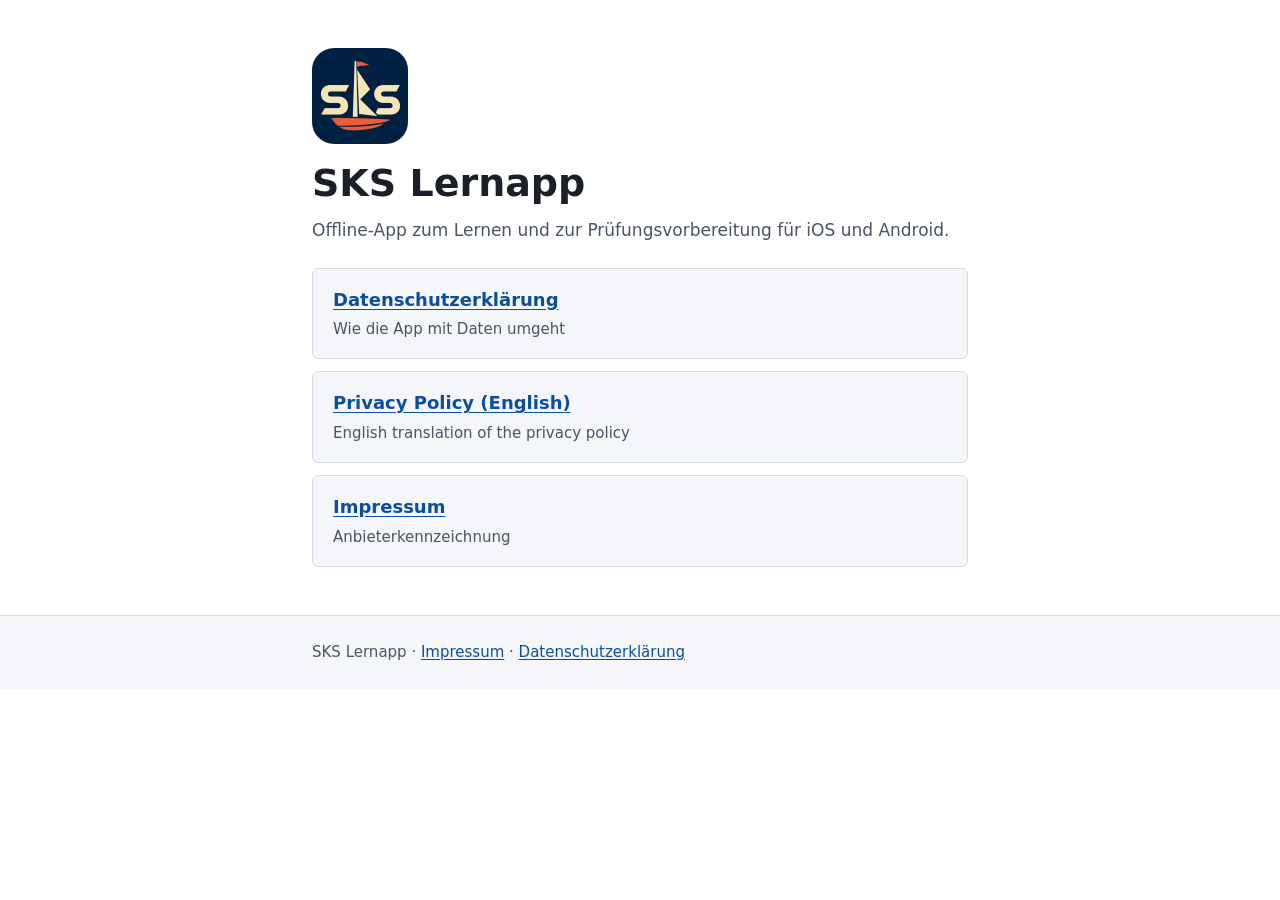
<file: index.html>
<!doctype html>
<html lang="de">
<head>
  <meta charset="utf-8">
  <meta name="viewport" content="width=device-width, initial-scale=1">
  <meta http-equiv="Content-Security-Policy" content="default-src 'none'; style-src 'self'; img-src 'self'; base-uri 'none'; form-action 'none'">
  <meta name="referrer" content="no-referrer">
  <meta name="color-scheme" content="light dark">
  <title>SKS Lernapp</title>
  <meta name="description" content="SKS Lernapp: Offline-App zum Lernen und zur Prüfungsvorbereitung für iOS und Android. Datenschutzerklärung und Impressum.">
  <link rel="canonical" href="https://einsteinhain.com/sks/">
  <link rel="icon" type="image/png" href="icons/icon.png">
  <link rel="apple-touch-icon" href="icons/icon.png">
  <link rel="stylesheet" href="css/styles.css">
</head>
<body>
  <a class="skip-link" href="#main">Zum Inhalt springen</a>

  <main id="main" class="container landing">
    <img class="landing-icon" src="icons/icon.png" width="96" height="96" alt="">
    <h1>SKS Lernapp</h1>
    <p class="doc-subtitle">Offline-App zum Lernen und zur Prüfungsvorbereitung für iOS und Android.</p>

    <ul class="link-list">
      <li>
        <a href="datenschutz/">Datenschutzerklärung</a>
        <span>Wie die App mit Daten umgeht</span>
      </li>
      <li lang="en">
        <a href="privacy-policy/" hreflang="en">Privacy Policy (English)</a>
        <span>English translation of the privacy policy</span>
      </li>
      <li>
        <a href="impressum/">Impressum</a>
        <span>Anbieterkennzeichnung</span>
      </li>
    </ul>
  </main>

  <footer class="site-footer">
    <div class="container">
      <p>SKS Lernapp · <a href="impressum/">Impressum</a> · <a href="datenschutz/">Datenschutzerklärung</a></p>
    </div>
  </footer>
</body>
</html>
</file>
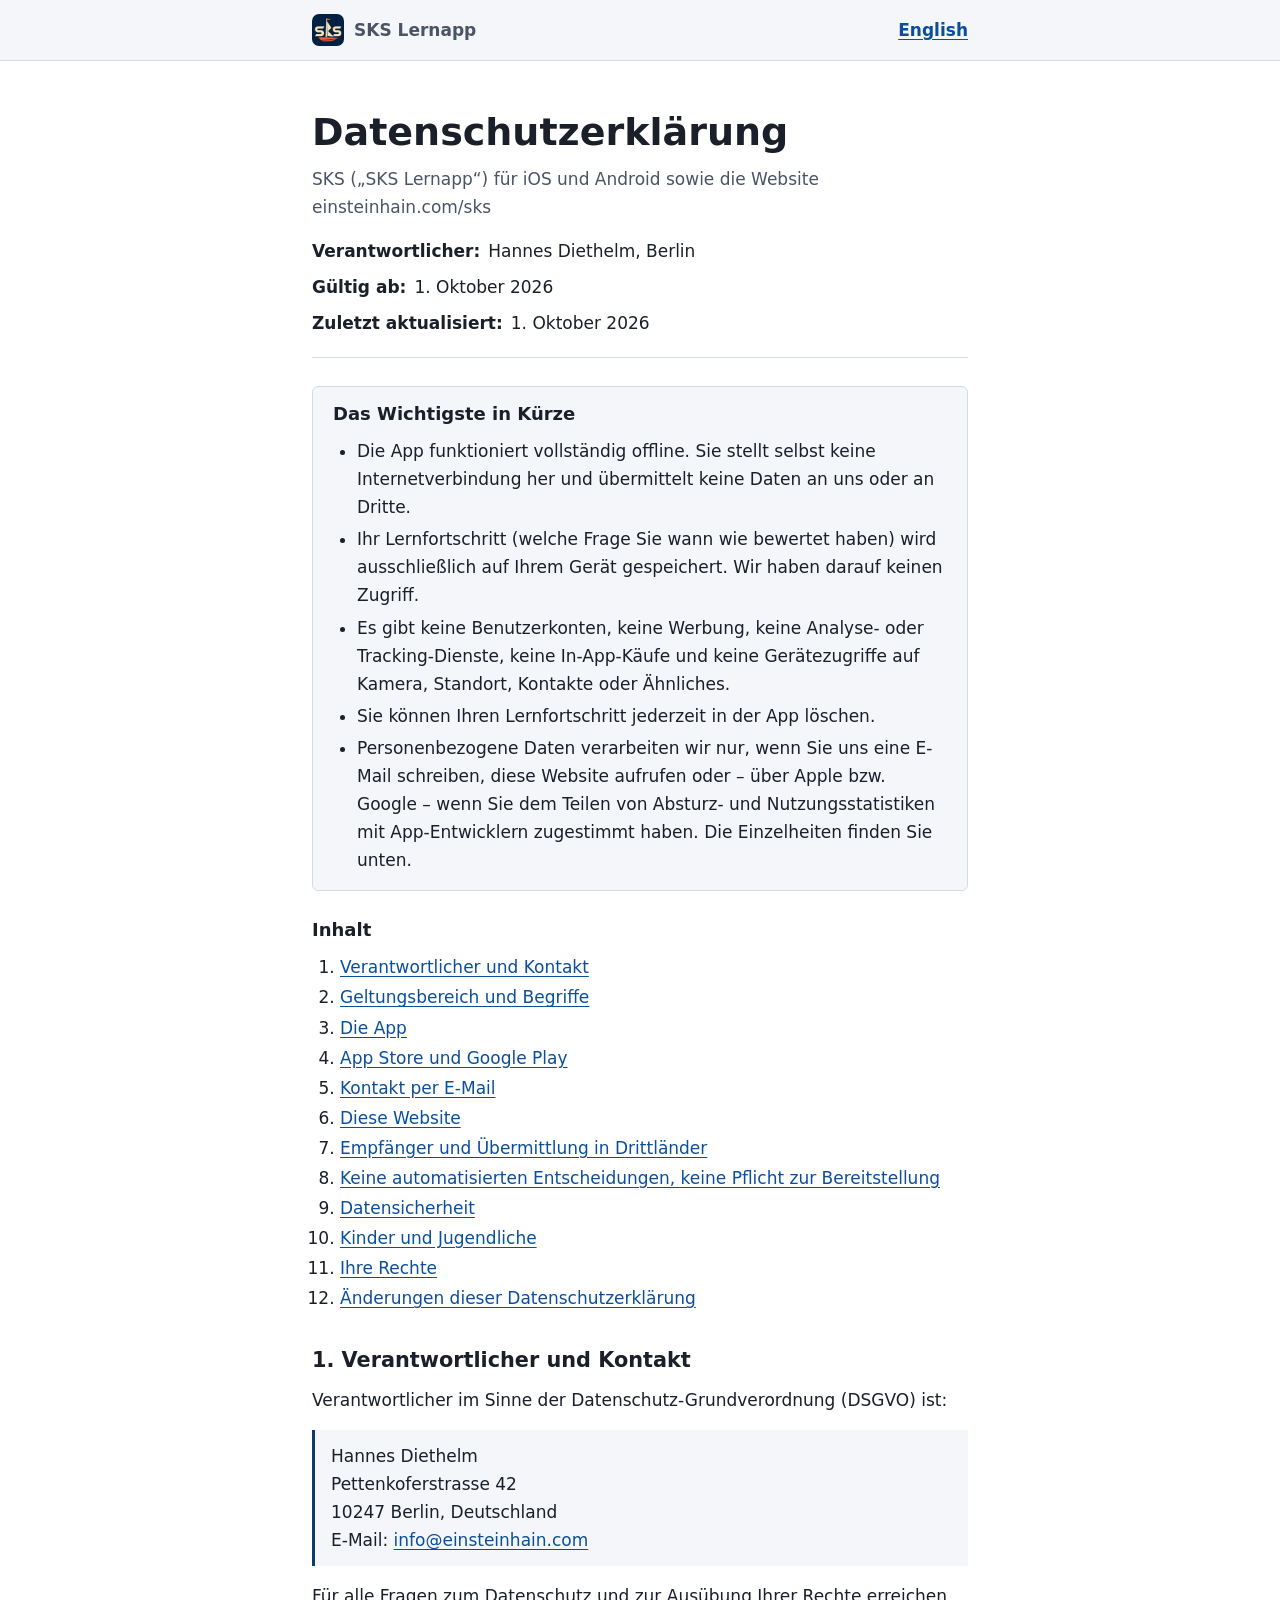
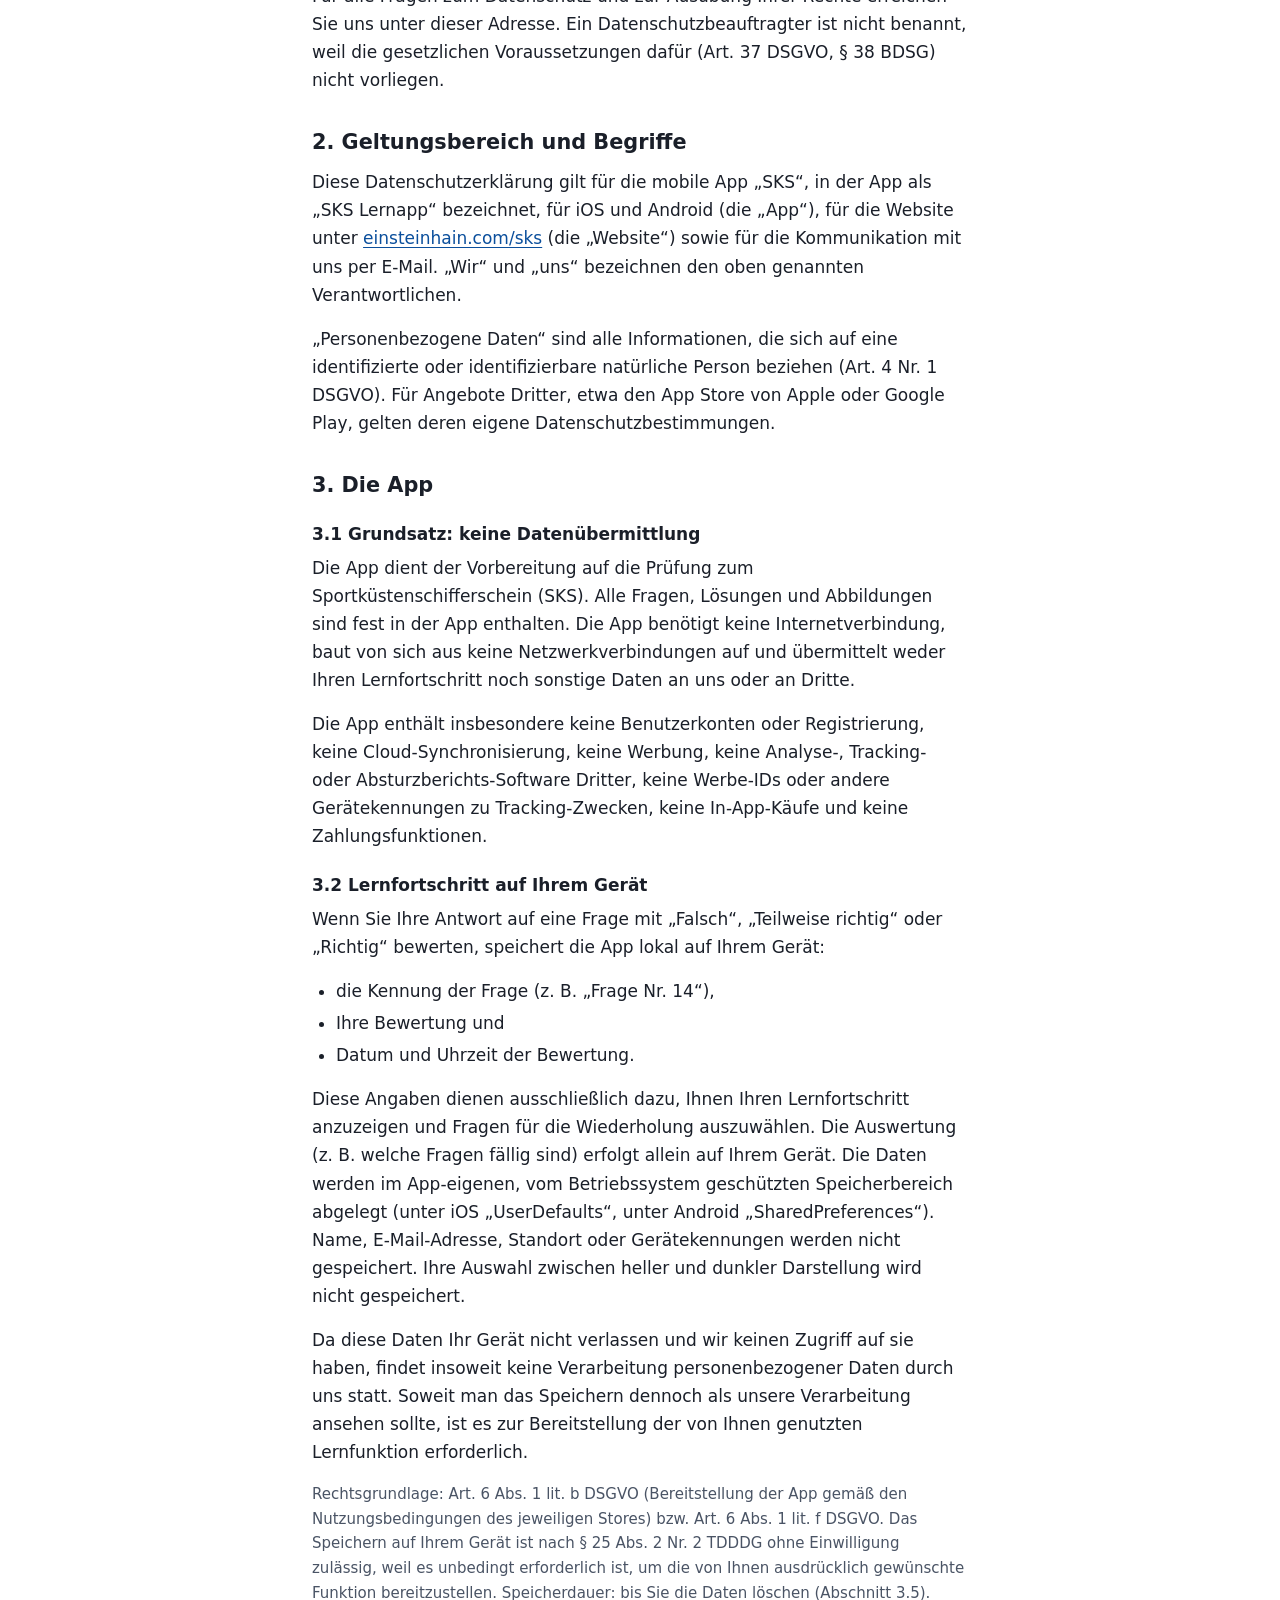
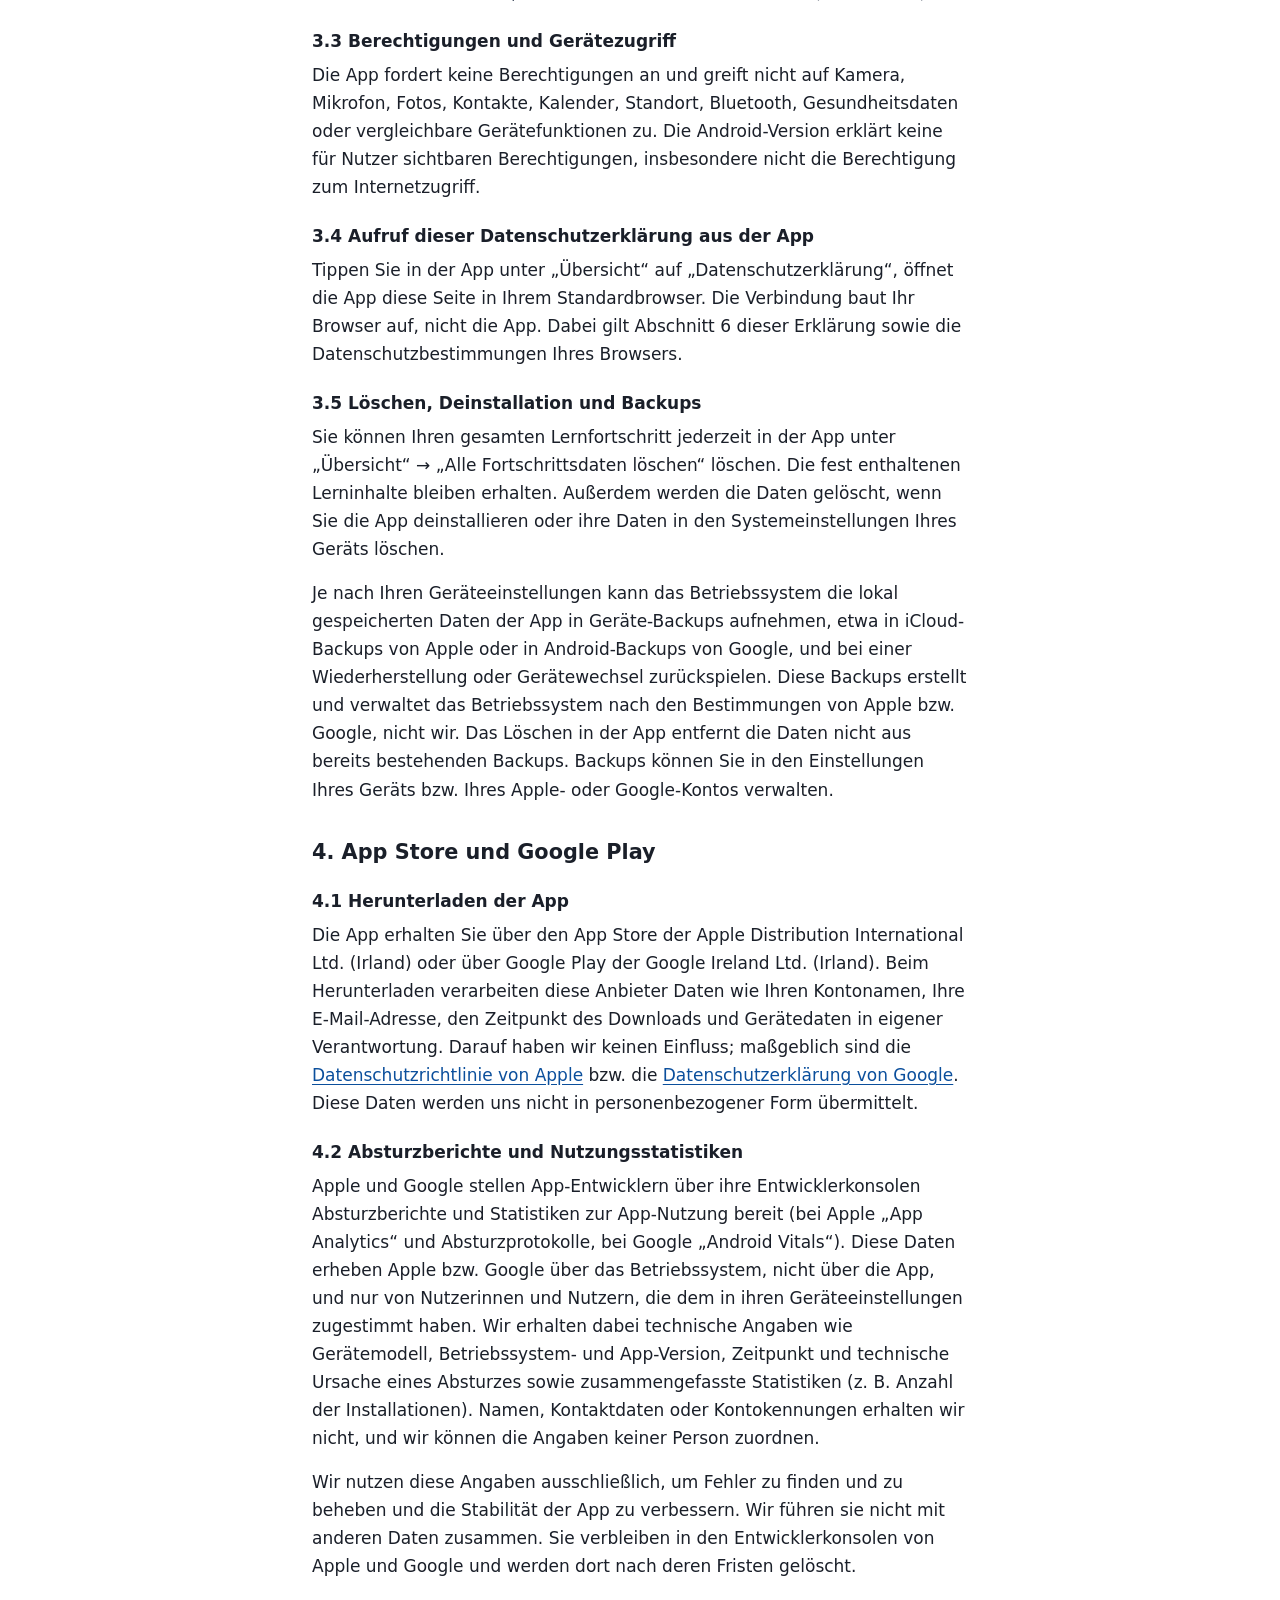
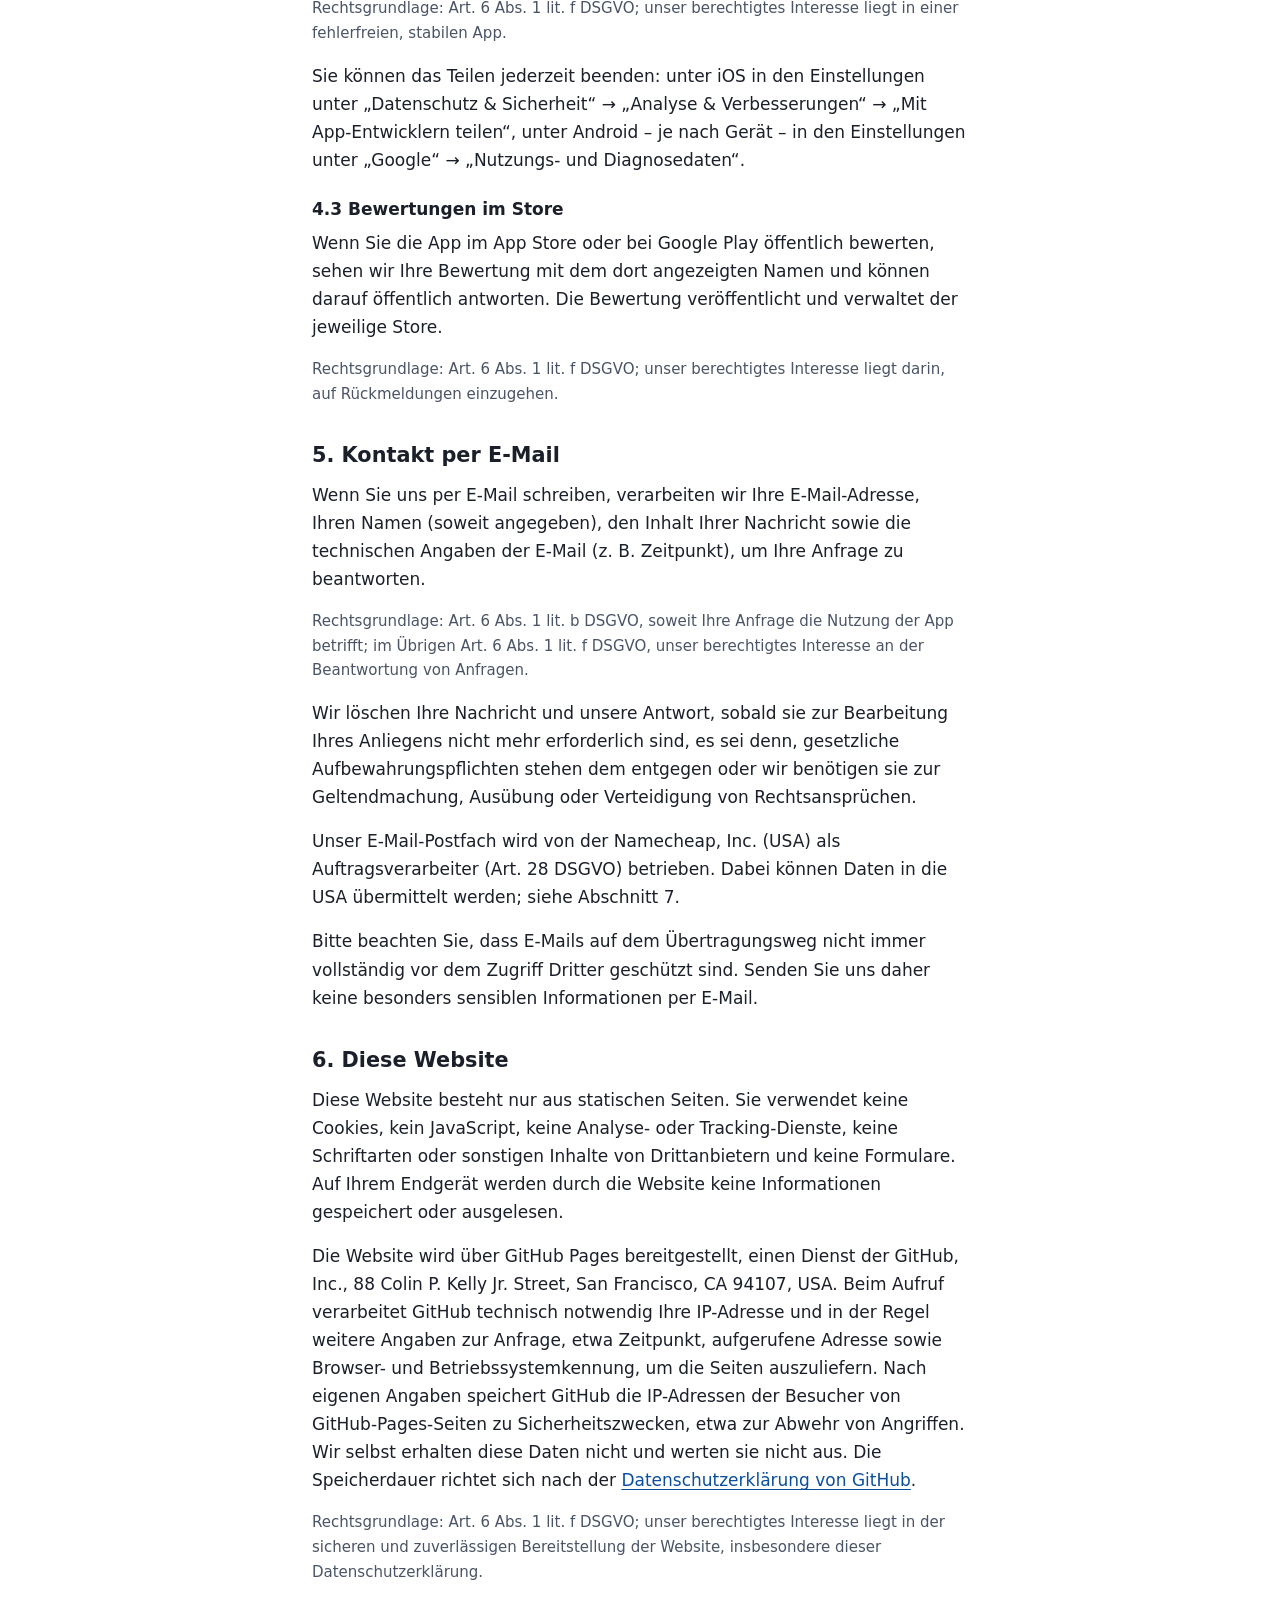
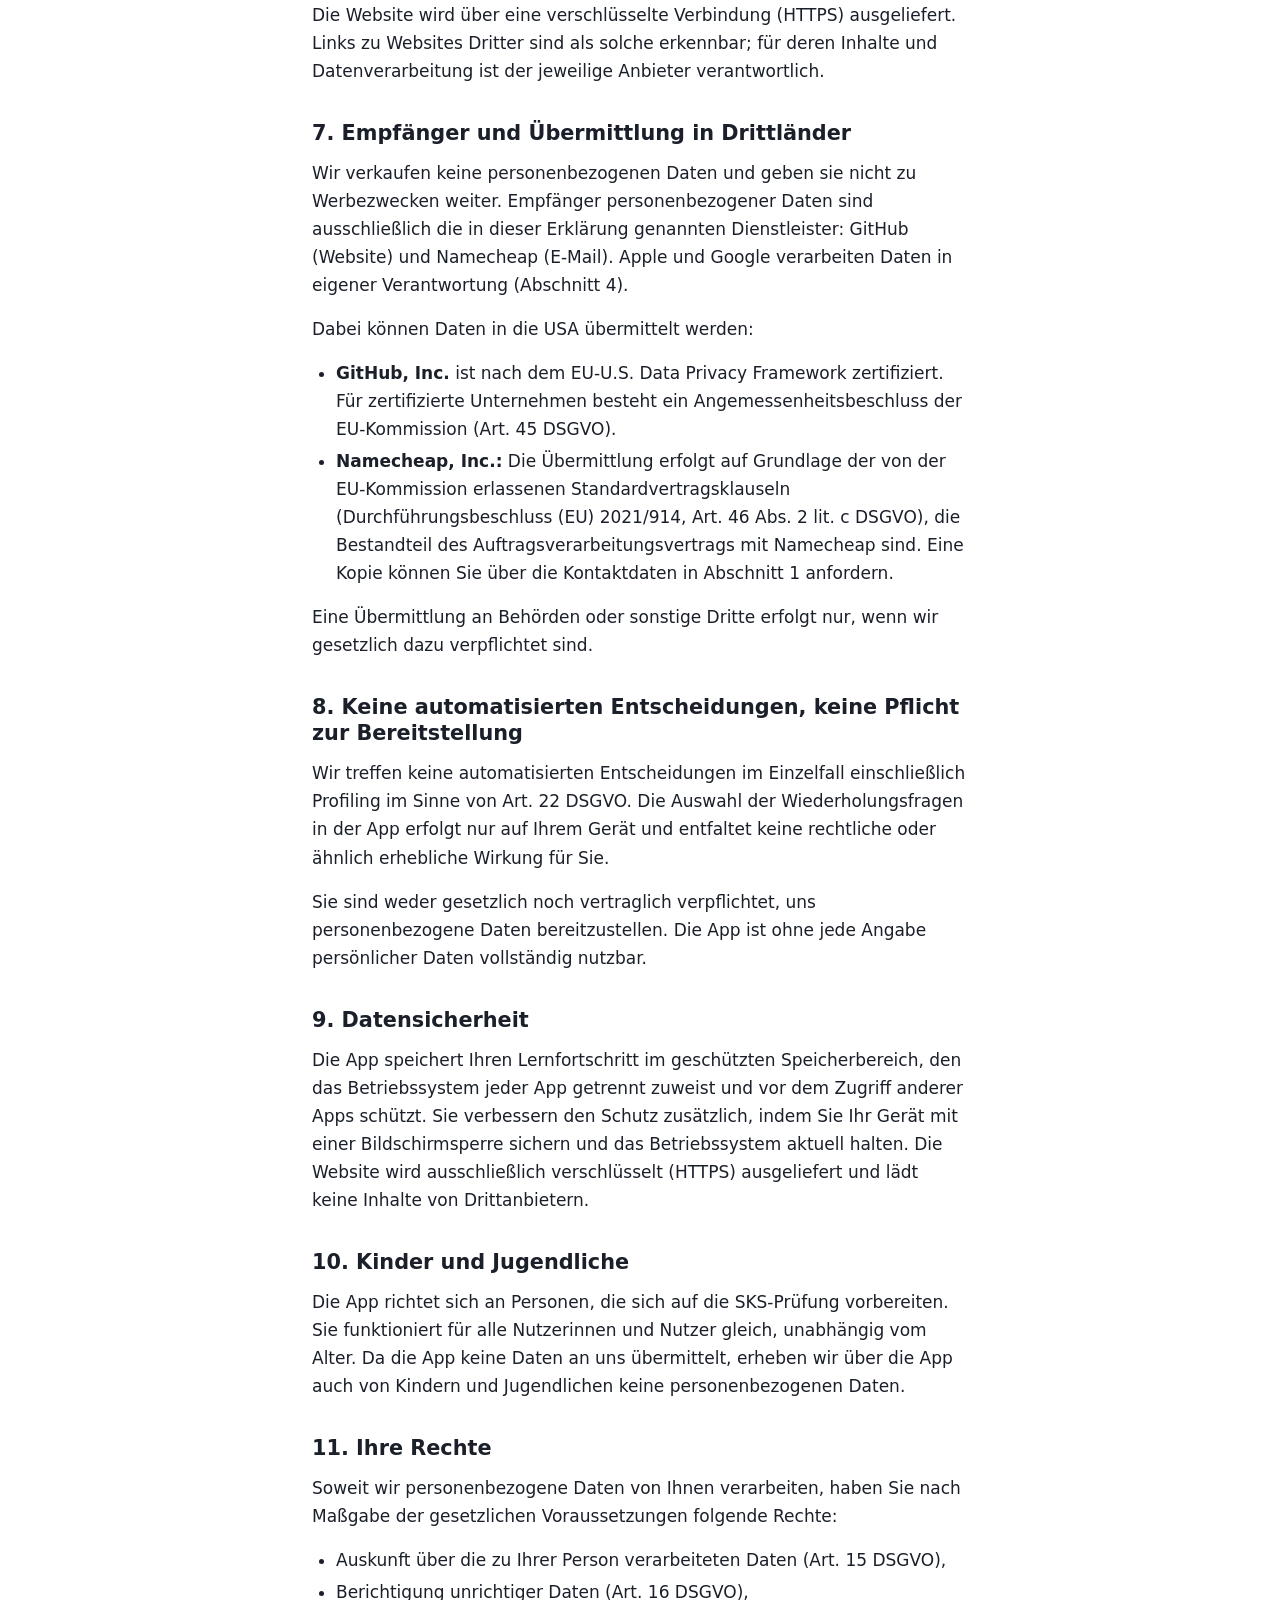
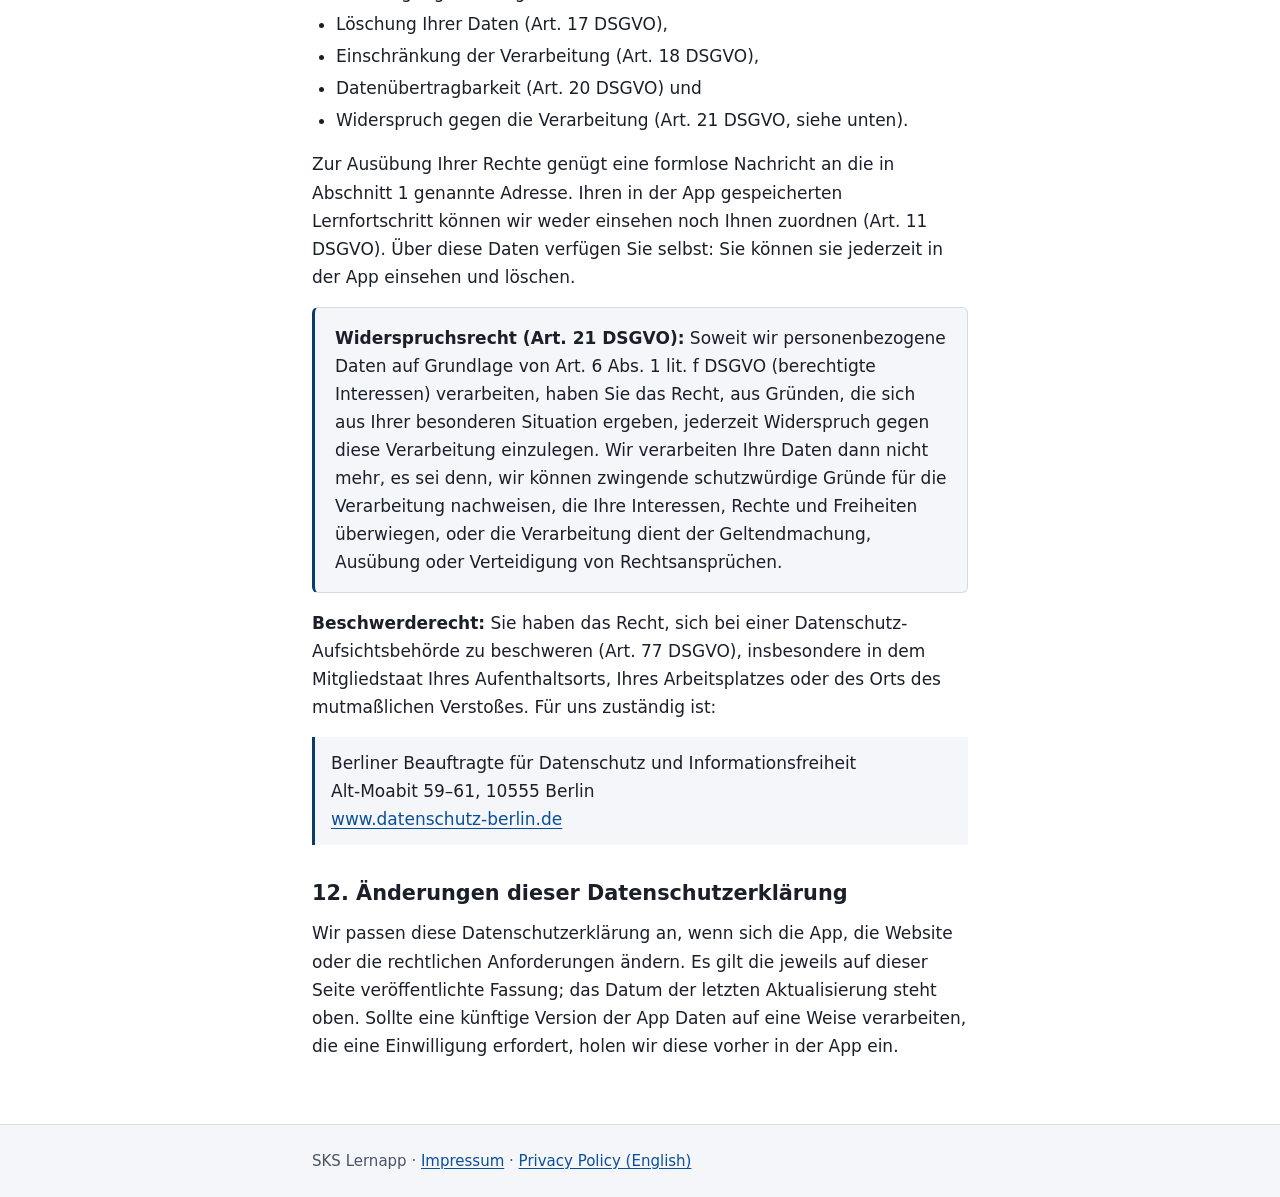
<file: datenschutz/index.html>
<!doctype html>
<html lang="de">
<head>
  <meta charset="utf-8">
  <meta name="viewport" content="width=device-width, initial-scale=1">
  <meta http-equiv="Content-Security-Policy" content="default-src 'none'; style-src 'self'; img-src 'self'; base-uri 'none'; form-action 'none'">
  <meta name="referrer" content="no-referrer">
  <meta name="color-scheme" content="light dark">
  <title>Datenschutzerklärung – SKS Lernapp</title>
  <meta name="description" content="Datenschutzerklärung der SKS Lernapp (SKS) für iOS und Android, einer Offline-Lern-App, die den Lernfortschritt nur lokal auf dem Gerät speichert.">
  <link rel="canonical" href="https://einsteinhain.com/sks/datenschutz/">
  <link rel="alternate" hreflang="de" href="https://einsteinhain.com/sks/datenschutz/">
  <link rel="alternate" hreflang="en" href="https://einsteinhain.com/sks/privacy-policy/">
  <link rel="alternate" hreflang="x-default" href="https://einsteinhain.com/sks/datenschutz/">
  <link rel="icon" type="image/png" href="../icons/icon.png">
  <link rel="apple-touch-icon" href="../icons/icon.png">
  <link rel="stylesheet" href="../css/styles.css">
</head>
<body>
  <a class="skip-link" href="#main">Zum Inhalt springen</a>

  <header class="site-header">
    <div class="container header-row">
      <p class="brand"><img class="brand-logo" src="../icons/icon.png" width="32" height="32" alt=""> <span class="brand-name">SKS Lernapp</span></p>
      <a class="lang-link" href="../privacy-policy/" hreflang="en" lang="en">English</a>
    </div>
  </header>

  <main id="main" class="container">
    <article>
      <header class="doc-header">
        <h1>Datenschutzerklärung</h1>
        <p class="doc-subtitle">SKS („SKS Lernapp“) für iOS und Android sowie die Website einsteinhain.com/sks</p>
        <dl class="doc-meta">
          <div>
            <dt>Verantwortlicher</dt>
            <dd>Hannes Diethelm, Berlin</dd>
          </div>
          <div>
            <dt>Gültig ab</dt>
            <dd><time datetime="2026-10-01">1. Oktober 2026</time></dd>
          </div>
          <div>
            <dt>Zuletzt aktualisiert</dt>
            <dd><time datetime="2026-10-01">1. Oktober 2026</time></dd>
          </div>
        </dl>
      </header>

      <section class="summary" aria-labelledby="kurz-heading">
        <h2 id="kurz-heading">Das Wichtigste in Kürze</h2>
        <ul>
          <li>Die App funktioniert vollständig offline. Sie stellt selbst keine Internetverbindung her und übermittelt keine Daten an uns oder an Dritte.</li>
          <li>Ihr Lernfortschritt (welche Frage Sie wann wie bewertet haben) wird ausschließlich auf Ihrem Gerät gespeichert. Wir haben darauf keinen Zugriff.</li>
          <li>Es gibt keine Benutzerkonten, keine Werbung, keine Analyse- oder Tracking-Dienste, keine In-App-Käufe und keine Gerätezugriffe auf Kamera, Standort, Kontakte oder Ähnliches.</li>
          <li>Sie können Ihren Lernfortschritt jederzeit in der App löschen.</li>
          <li>Personenbezogene Daten verarbeiten wir nur, wenn Sie uns eine E-Mail schreiben, diese Website aufrufen oder – über Apple bzw. Google – wenn Sie dem Teilen von Absturz- und Nutzungsstatistiken mit App-Entwicklern zugestimmt haben. Die Einzelheiten finden Sie unten.</li>
        </ul>
      </section>

      <nav class="toc" aria-labelledby="toc-heading">
        <h2 id="toc-heading">Inhalt</h2>
        <ol>
          <li><a href="#verantwortlicher">Verantwortlicher und Kontakt</a></li>
          <li><a href="#geltungsbereich">Geltungsbereich und Begriffe</a></li>
          <li><a href="#app">Die App</a></li>
          <li><a href="#stores">App Store und Google Play</a></li>
          <li><a href="#email">Kontakt per E-Mail</a></li>
          <li><a href="#website">Diese Website</a></li>
          <li><a href="#drittland">Empfänger und Übermittlung in Drittländer</a></li>
          <li><a href="#entscheidungen">Keine automatisierten Entscheidungen, keine Pflicht zur Bereitstellung</a></li>
          <li><a href="#sicherheit">Datensicherheit</a></li>
          <li><a href="#kinder">Kinder und Jugendliche</a></li>
          <li><a href="#rechte">Ihre Rechte</a></li>
          <li><a href="#aenderungen">Änderungen dieser Datenschutzerklärung</a></li>
        </ol>
      </nav>

      <section id="verantwortlicher" aria-labelledby="verantwortlicher-heading">
        <h2 id="verantwortlicher-heading">1. Verantwortlicher und Kontakt</h2>
        <p>Verantwortlicher im Sinne der Datenschutz-Grundverordnung (DSGVO) ist:</p>
        <address>
          Hannes Diethelm<br>
          Pettenkoferstrasse 42<br>
          10247 Berlin, Deutschland<br>
          E-Mail: <a href="mailto:info@einsteinhain.com">info@einsteinhain.com</a>
        </address>
        <p>Für alle Fragen zum Datenschutz und zur Ausübung Ihrer Rechte erreichen Sie uns unter dieser Adresse. Ein Datenschutzbeauftragter ist nicht benannt, weil die gesetzlichen Voraussetzungen dafür (Art. 37 DSGVO, § 38 BDSG) nicht vorliegen.</p>
      </section>

      <section id="geltungsbereich" aria-labelledby="geltungsbereich-heading">
        <h2 id="geltungsbereich-heading">2. Geltungsbereich und Begriffe</h2>
        <p>Diese Datenschutzerklärung gilt für die mobile App „SKS“, in der App als „SKS Lernapp“ bezeichnet, für iOS und Android (die „App“), für die Website unter <a href="https://einsteinhain.com/sks/">einsteinhain.com/sks</a> (die „Website“) sowie für die Kommunikation mit uns per E-Mail. „Wir“ und „uns“ bezeichnen den oben genannten Verantwortlichen.</p>
        <p>„Personenbezogene Daten“ sind alle Informationen, die sich auf eine identifizierte oder identifizierbare natürliche Person beziehen (Art. 4 Nr. 1 DSGVO). Für Angebote Dritter, etwa den App Store von Apple oder Google Play, gelten deren eigene Datenschutzbestimmungen.</p>
      </section>

      <section id="app" aria-labelledby="app-heading">
        <h2 id="app-heading">3. Die App</h2>

        <h3 id="app-grundsatz">3.1 Grundsatz: keine Datenübermittlung</h3>
        <p>Die App dient der Vorbereitung auf die Prüfung zum Sportküstenschifferschein (SKS). Alle Fragen, Lösungen und Abbildungen sind fest in der App enthalten. Die App benötigt keine Internetverbindung, baut von sich aus keine Netzwerkverbindungen auf und übermittelt weder Ihren Lernfortschritt noch sonstige Daten an uns oder an Dritte.</p>
        <p>Die App enthält insbesondere keine Benutzerkonten oder Registrierung, keine Cloud-Synchronisierung, keine Werbung, keine Analyse-, Tracking- oder Absturzberichts-Software Dritter, keine Werbe-IDs oder andere Gerätekennungen zu Tracking-Zwecken, keine In-App-Käufe und keine Zahlungsfunktionen.</p>

        <h3 id="app-fortschritt">3.2 Lernfortschritt auf Ihrem Gerät</h3>
        <p>Wenn Sie Ihre Antwort auf eine Frage mit „Falsch“, „Teilweise richtig“ oder „Richtig“ bewerten, speichert die App lokal auf Ihrem Gerät:</p>
        <ul>
          <li>die Kennung der Frage (z. B. „Frage Nr. 14“),</li>
          <li>Ihre Bewertung und</li>
          <li>Datum und Uhrzeit der Bewertung.</li>
        </ul>
        <p>Diese Angaben dienen ausschließlich dazu, Ihnen Ihren Lernfortschritt anzuzeigen und Fragen für die Wiederholung auszuwählen. Die Auswertung (z. B. welche Fragen fällig sind) erfolgt allein auf Ihrem Gerät. Die Daten werden im App-eigenen, vom Betriebssystem geschützten Speicherbereich abgelegt (unter iOS „UserDefaults“, unter Android „SharedPreferences“). Name, E-Mail-Adresse, Standort oder Gerätekennungen werden nicht gespeichert. Ihre Auswahl zwischen heller und dunkler Darstellung wird nicht gespeichert.</p>
        <p>Da diese Daten Ihr Gerät nicht verlassen und wir keinen Zugriff auf sie haben, findet insoweit keine Verarbeitung personenbezogener Daten durch uns statt. Soweit man das Speichern dennoch als unsere Verarbeitung ansehen sollte, ist es zur Bereitstellung der von Ihnen genutzten Lernfunktion erforderlich.</p>
        <p class="legal-basis">Rechtsgrundlage: Art. 6 Abs. 1 lit. b DSGVO (Bereitstellung der App gemäß den Nutzungsbedingungen des jeweiligen Stores) bzw. Art. 6 Abs. 1 lit. f DSGVO. Das Speichern auf Ihrem Gerät ist nach § 25 Abs. 2 Nr. 2 TDDDG ohne Einwilligung zulässig, weil es unbedingt erforderlich ist, um die von Ihnen ausdrücklich gewünschte Funktion bereitzustellen. Speicherdauer: bis Sie die Daten löschen (Abschnitt 3.5).</p>

        <h3 id="app-berechtigungen">3.3 Berechtigungen und Gerätezugriff</h3>
        <p>Die App fordert keine Berechtigungen an und greift nicht auf Kamera, Mikrofon, Fotos, Kontakte, Kalender, Standort, Bluetooth, Gesundheitsdaten oder vergleichbare Gerätefunktionen zu. Die Android-Version erklärt keine für Nutzer sichtbaren Berechtigungen, insbesondere nicht die Berechtigung zum Internetzugriff.</p>

        <h3 id="app-link">3.4 Aufruf dieser Datenschutzerklärung aus der App</h3>
        <p>Tippen Sie in der App unter „Übersicht“ auf „Datenschutzerklärung“, öffnet die App diese Seite in Ihrem Standardbrowser. Die Verbindung baut Ihr Browser auf, nicht die App. Dabei gilt Abschnitt 6 dieser Erklärung sowie die Datenschutzbestimmungen Ihres Browsers.</p>

        <h3 id="app-loeschen">3.5 Löschen, Deinstallation und Backups</h3>
        <p>Sie können Ihren gesamten Lernfortschritt jederzeit in der App unter „Übersicht“ → „Alle Fortschrittsdaten löschen“ löschen. Die fest enthaltenen Lerninhalte bleiben erhalten. Außerdem werden die Daten gelöscht, wenn Sie die App deinstallieren oder ihre Daten in den Systemeinstellungen Ihres Geräts löschen.</p>
        <p>Je nach Ihren Geräteeinstellungen kann das Betriebssystem die lokal gespeicherten Daten der App in Geräte-Backups aufnehmen, etwa in iCloud-Backups von Apple oder in Android-Backups von Google, und bei einer Wiederherstellung oder Gerätewechsel zurückspielen. Diese Backups erstellt und verwaltet das Betriebssystem nach den Bestimmungen von Apple bzw. Google, nicht wir. Das Löschen in der App entfernt die Daten nicht aus bereits bestehenden Backups. Backups können Sie in den Einstellungen Ihres Geräts bzw. Ihres Apple- oder Google-Kontos verwalten.</p>
      </section>

      <section id="stores" aria-labelledby="stores-heading">
        <h2 id="stores-heading">4. App Store und Google Play</h2>

        <h3 id="stores-download">4.1 Herunterladen der App</h3>
        <p>Die App erhalten Sie über den App Store der Apple Distribution International Ltd. (Irland) oder über Google Play der Google Ireland Ltd. (Irland). Beim Herunterladen verarbeiten diese Anbieter Daten wie Ihren Kontonamen, Ihre E-Mail-Adresse, den Zeitpunkt des Downloads und Gerätedaten in eigener Verantwortung. Darauf haben wir keinen Einfluss; maßgeblich sind die <a href="https://www.apple.com/de/legal/privacy/" hreflang="de">Datenschutzrichtlinie von Apple</a> bzw. die <a href="https://policies.google.com/privacy?hl=de" hreflang="de">Datenschutzerklärung von Google</a>. Diese Daten werden uns nicht in personenbezogener Form übermittelt.</p>

        <h3 id="stores-statistik">4.2 Absturzberichte und Nutzungsstatistiken</h3>
        <p>Apple und Google stellen App-Entwicklern über ihre Entwicklerkonsolen Absturzberichte und Statistiken zur App-Nutzung bereit (bei Apple „App Analytics“ und Absturzprotokolle, bei Google „Android Vitals“). Diese Daten erheben Apple bzw. Google über das Betriebssystem, nicht über die App, und nur von Nutzerinnen und Nutzern, die dem in ihren Geräteeinstellungen zugestimmt haben. Wir erhalten dabei technische Angaben wie Gerätemodell, Betriebssystem- und App-Version, Zeitpunkt und technische Ursache eines Absturzes sowie zusammengefasste Statistiken (z. B. Anzahl der Installationen). Namen, Kontaktdaten oder Kontokennungen erhalten wir nicht, und wir können die Angaben keiner Person zuordnen.</p>
        <p>Wir nutzen diese Angaben ausschließlich, um Fehler zu finden und zu beheben und die Stabilität der App zu verbessern. Wir führen sie nicht mit anderen Daten zusammen. Sie verbleiben in den Entwicklerkonsolen von Apple und Google und werden dort nach deren Fristen gelöscht.</p>
        <p class="legal-basis">Rechtsgrundlage: Art. 6 Abs. 1 lit. f DSGVO; unser berechtigtes Interesse liegt in einer fehlerfreien, stabilen App.</p>
        <p>Sie können das Teilen jederzeit beenden: unter iOS in den Einstellungen unter „Datenschutz &amp; Sicherheit“ → „Analyse &amp; Verbesserungen“ → „Mit App-Entwicklern teilen“, unter Android – je nach Gerät – in den Einstellungen unter „Google“ → „Nutzungs- und Diagnosedaten“.</p>

        <h3 id="stores-bewertungen">4.3 Bewertungen im Store</h3>
        <p>Wenn Sie die App im App Store oder bei Google Play öffentlich bewerten, sehen wir Ihre Bewertung mit dem dort angezeigten Namen und können darauf öffentlich antworten. Die Bewertung veröffentlicht und verwaltet der jeweilige Store.</p>
        <p class="legal-basis">Rechtsgrundlage: Art. 6 Abs. 1 lit. f DSGVO; unser berechtigtes Interesse liegt darin, auf Rückmeldungen einzugehen.</p>
      </section>

      <section id="email" aria-labelledby="email-heading">
        <h2 id="email-heading">5. Kontakt per E-Mail</h2>
        <p>Wenn Sie uns per E-Mail schreiben, verarbeiten wir Ihre E-Mail-Adresse, Ihren Namen (soweit angegeben), den Inhalt Ihrer Nachricht sowie die technischen Angaben der E-Mail (z. B. Zeitpunkt), um Ihre Anfrage zu beantworten.</p>
        <p class="legal-basis">Rechtsgrundlage: Art. 6 Abs. 1 lit. b DSGVO, soweit Ihre Anfrage die Nutzung der App betrifft; im Übrigen Art. 6 Abs. 1 lit. f DSGVO, unser berechtigtes Interesse an der Beantwortung von Anfragen.</p>
        <p>Wir löschen Ihre Nachricht und unsere Antwort, sobald sie zur Bearbeitung Ihres Anliegens nicht mehr erforderlich sind, es sei denn, gesetzliche Aufbewahrungspflichten stehen dem entgegen oder wir benötigen sie zur Geltendmachung, Ausübung oder Verteidigung von Rechtsansprüchen.</p>
        <p>Unser E-Mail-Postfach wird von der Namecheap, Inc. (USA) als Auftragsverarbeiter (Art. 28 DSGVO) betrieben. Dabei können Daten in die USA übermittelt werden; siehe Abschnitt 7.</p>
        <p>Bitte beachten Sie, dass E-Mails auf dem Übertragungsweg nicht immer vollständig vor dem Zugriff Dritter geschützt sind. Senden Sie uns daher keine besonders sensiblen Informationen per E-Mail.</p>
      </section>

      <section id="website" aria-labelledby="website-heading">
        <h2 id="website-heading">6. Diese Website</h2>
        <p>Diese Website besteht nur aus statischen Seiten. Sie verwendet keine Cookies, kein JavaScript, keine Analyse- oder Tracking-Dienste, keine Schriftarten oder sonstigen Inhalte von Drittanbietern und keine Formulare. Auf Ihrem Endgerät werden durch die Website keine Informationen gespeichert oder ausgelesen.</p>
        <p>Die Website wird über GitHub Pages bereitgestellt, einen Dienst der GitHub, Inc., 88 Colin P. Kelly Jr. Street, San Francisco, CA 94107, USA. Beim Aufruf verarbeitet GitHub technisch notwendig Ihre IP-Adresse und in der Regel weitere Angaben zur Anfrage, etwa Zeitpunkt, aufgerufene Adresse sowie Browser- und Betriebssystemkennung, um die Seiten auszuliefern. Nach eigenen Angaben speichert GitHub die IP-Adressen der Besucher von GitHub-Pages-Seiten zu Sicherheitszwecken, etwa zur Abwehr von Angriffen. Wir selbst erhalten diese Daten nicht und werten sie nicht aus. Die Speicherdauer richtet sich nach der <a href="https://docs.github.com/de/site-policy/privacy-policies/github-general-privacy-statement" hreflang="de">Datenschutzerklärung von GitHub</a>.</p>
        <p class="legal-basis">Rechtsgrundlage: Art. 6 Abs. 1 lit. f DSGVO; unser berechtigtes Interesse liegt in der sicheren und zuverlässigen Bereitstellung der Website, insbesondere dieser Datenschutzerklärung.</p>
        <p>Die Website wird über eine verschlüsselte Verbindung (HTTPS) ausgeliefert. Links zu Websites Dritter sind als solche erkennbar; für deren Inhalte und Datenverarbeitung ist der jeweilige Anbieter verantwortlich.</p>
      </section>

      <section id="drittland" aria-labelledby="drittland-heading">
        <h2 id="drittland-heading">7. Empfänger und Übermittlung in Drittländer</h2>
        <p>Wir verkaufen keine personenbezogenen Daten und geben sie nicht zu Werbezwecken weiter. Empfänger personenbezogener Daten sind ausschließlich die in dieser Erklärung genannten Dienstleister: GitHub (Website) und Namecheap (E-Mail). Apple und Google verarbeiten Daten in eigener Verantwortung (Abschnitt 4).</p>
        <p>Dabei können Daten in die USA übermittelt werden:</p>
        <ul>
          <li><strong>GitHub, Inc.</strong> ist nach dem EU-U.S. Data Privacy Framework zertifiziert. Für zertifizierte Unternehmen besteht ein Angemessenheitsbeschluss der EU-Kommission (Art. 45 DSGVO).</li>
          <li><strong>Namecheap, Inc.:</strong> Die Übermittlung erfolgt auf Grundlage der von der EU-Kommission erlassenen Standardvertragsklauseln (Durchführungsbeschluss (EU) 2021/914, Art. 46 Abs. 2 lit. c DSGVO), die Bestandteil des Auftragsverarbeitungsvertrags mit Namecheap sind. Eine Kopie können Sie über die Kontaktdaten in Abschnitt 1 anfordern.</li>
        </ul>
        <p>Eine Übermittlung an Behörden oder sonstige Dritte erfolgt nur, wenn wir gesetzlich dazu verpflichtet sind.</p>
      </section>

      <section id="entscheidungen" aria-labelledby="entscheidungen-heading">
        <h2 id="entscheidungen-heading">8. Keine automatisierten Entscheidungen, keine Pflicht zur Bereitstellung</h2>
        <p>Wir treffen keine automatisierten Entscheidungen im Einzelfall einschließlich Profiling im Sinne von Art. 22 DSGVO. Die Auswahl der Wiederholungsfragen in der App erfolgt nur auf Ihrem Gerät und entfaltet keine rechtliche oder ähnlich erhebliche Wirkung für Sie.</p>
        <p>Sie sind weder gesetzlich noch vertraglich verpflichtet, uns personenbezogene Daten bereitzustellen. Die App ist ohne jede Angabe persönlicher Daten vollständig nutzbar.</p>
      </section>

      <section id="sicherheit" aria-labelledby="sicherheit-heading">
        <h2 id="sicherheit-heading">9. Datensicherheit</h2>
        <p>Die App speichert Ihren Lernfortschritt im geschützten Speicherbereich, den das Betriebssystem jeder App getrennt zuweist und vor dem Zugriff anderer Apps schützt. Sie verbessern den Schutz zusätzlich, indem Sie Ihr Gerät mit einer Bildschirmsperre sichern und das Betriebssystem aktuell halten. Die Website wird ausschließlich verschlüsselt (HTTPS) ausgeliefert und lädt keine Inhalte von Drittanbietern.</p>
      </section>

      <section id="kinder" aria-labelledby="kinder-heading">
        <h2 id="kinder-heading">10. Kinder und Jugendliche</h2>
        <p>Die App richtet sich an Personen, die sich auf die SKS-Prüfung vorbereiten. Sie funktioniert für alle Nutzerinnen und Nutzer gleich, unabhängig vom Alter. Da die App keine Daten an uns übermittelt, erheben wir über die App auch von Kindern und Jugendlichen keine personenbezogenen Daten.</p>
      </section>

      <section id="rechte" aria-labelledby="rechte-heading">
        <h2 id="rechte-heading">11. Ihre Rechte</h2>
        <p>Soweit wir personenbezogene Daten von Ihnen verarbeiten, haben Sie nach Maßgabe der gesetzlichen Voraussetzungen folgende Rechte:</p>
        <ul>
          <li>Auskunft über die zu Ihrer Person verarbeiteten Daten (Art. 15 DSGVO),</li>
          <li>Berichtigung unrichtiger Daten (Art. 16 DSGVO),</li>
          <li>Löschung Ihrer Daten (Art. 17 DSGVO),</li>
          <li>Einschränkung der Verarbeitung (Art. 18 DSGVO),</li>
          <li>Datenübertragbarkeit (Art. 20 DSGVO) und</li>
          <li>Widerspruch gegen die Verarbeitung (Art. 21 DSGVO, siehe unten).</li>
        </ul>
        <p>Zur Ausübung Ihrer Rechte genügt eine formlose Nachricht an die in Abschnitt 1 genannte Adresse. Ihren in der App gespeicherten Lernfortschritt können wir weder einsehen noch Ihnen zuordnen (Art. 11 DSGVO). Über diese Daten verfügen Sie selbst: Sie können sie jederzeit in der App einsehen und löschen.</p>

        <div class="notice">
          <p><strong>Widerspruchsrecht (Art. 21 DSGVO):</strong> Soweit wir personenbezogene Daten auf Grundlage von Art. 6 Abs. 1 lit. f DSGVO (berechtigte Interessen) verarbeiten, haben Sie das Recht, aus Gründen, die sich aus Ihrer besonderen Situation ergeben, jederzeit Widerspruch gegen diese Verarbeitung einzulegen. Wir verarbeiten Ihre Daten dann nicht mehr, es sei denn, wir können zwingende schutzwürdige Gründe für die Verarbeitung nachweisen, die Ihre Interessen, Rechte und Freiheiten überwiegen, oder die Verarbeitung dient der Geltendmachung, Ausübung oder Verteidigung von Rechtsansprüchen.</p>
        </div>

        <p><strong>Beschwerderecht:</strong> Sie haben das Recht, sich bei einer Datenschutz-Aufsichtsbehörde zu beschweren (Art. 77 DSGVO), insbesondere in dem Mitgliedstaat Ihres Aufenthaltsorts, Ihres Arbeitsplatzes oder des Orts des mutmaßlichen Verstoßes. Für uns zuständig ist:</p>
        <address>
          Berliner Beauftragte für Datenschutz und Informationsfreiheit<br>
          Alt-Moabit 59–61, 10555 Berlin<br>
          <a href="https://www.datenschutz-berlin.de/" hreflang="de">www.datenschutz-berlin.de</a>
        </address>
      </section>

      <section id="aenderungen" aria-labelledby="aenderungen-heading">
        <h2 id="aenderungen-heading">12. Änderungen dieser Datenschutzerklärung</h2>
        <p>Wir passen diese Datenschutzerklärung an, wenn sich die App, die Website oder die rechtlichen Anforderungen ändern. Es gilt die jeweils auf dieser Seite veröffentlichte Fassung; das Datum der letzten Aktualisierung steht oben. Sollte eine künftige Version der App Daten auf eine Weise verarbeiten, die eine Einwilligung erfordert, holen wir diese vorher in der App ein.</p>
      </section>
    </article>
  </main>

  <footer class="site-footer">
    <div class="container">
      <p>SKS Lernapp · <a href="../impressum/">Impressum</a> · <a href="../privacy-policy/" hreflang="en" lang="en">Privacy Policy (English)</a></p>
    </div>
  </footer>
</body>
</html>
</file>
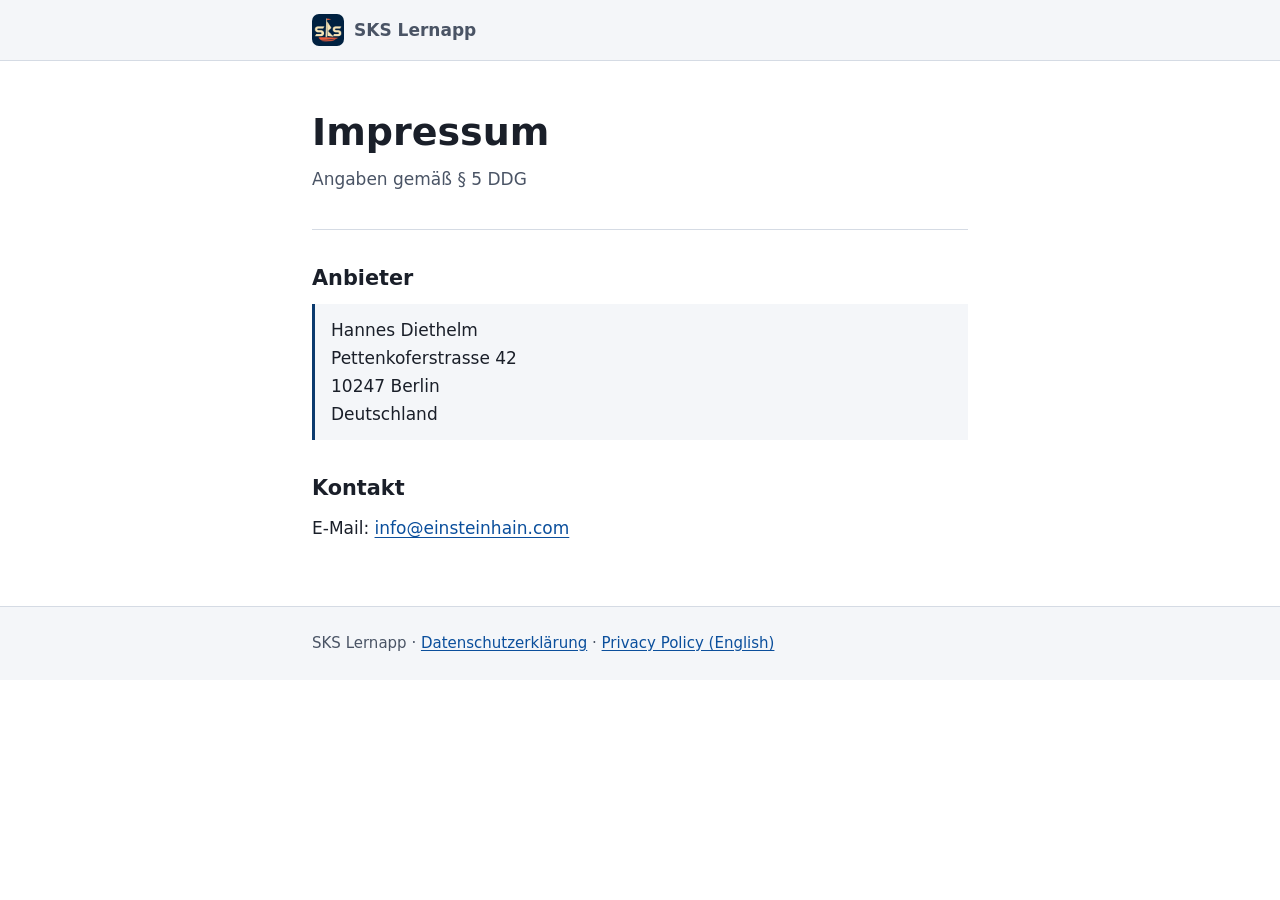
<file: impressum/index.html>
<!doctype html>
<html lang="de">
<head>
  <meta charset="utf-8">
  <meta name="viewport" content="width=device-width, initial-scale=1">
  <meta http-equiv="Content-Security-Policy" content="default-src 'none'; style-src 'self'; img-src 'self'; base-uri 'none'; form-action 'none'">
  <meta name="referrer" content="no-referrer">
  <meta name="color-scheme" content="light dark">
  <title>Impressum – SKS Lernapp</title>
  <meta name="description" content="Impressum (Anbieterkennzeichnung) für die SKS Lernapp.">
  <link rel="canonical" href="https://einsteinhain.com/sks/impressum/">
  <link rel="icon" type="image/png" href="../icons/icon.png">
  <link rel="apple-touch-icon" href="../icons/icon.png">
  <link rel="stylesheet" href="../css/styles.css">
</head>
<body>
  <a class="skip-link" href="#main">Zum Inhalt springen</a>

  <header class="site-header">
    <div class="container header-row">
      <p class="brand"><img class="brand-logo" src="../icons/icon.png" width="32" height="32" alt=""> <span class="brand-name">SKS Lernapp</span></p>
    </div>
  </header>

  <main id="main" class="container">
    <article>
      <header class="doc-header">
        <h1>Impressum</h1>
        <p class="doc-subtitle">Angaben gemäß § 5 DDG</p>
      </header>

      <section aria-labelledby="anbieter-heading">
        <h2 id="anbieter-heading">Anbieter</h2>
        <address>
          Hannes Diethelm<br>
          Pettenkoferstrasse 42<br>
          10247 Berlin<br>
          Deutschland
        </address>
      </section>

      <section aria-labelledby="kontakt-heading">
        <h2 id="kontakt-heading">Kontakt</h2>
        <p>E-Mail: <a href="mailto:info@einsteinhain.com">info@einsteinhain.com</a></p>
      </section>
    </article>
  </main>

  <footer class="site-footer">
    <div class="container">
      <p>SKS Lernapp · <a href="../datenschutz/">Datenschutzerklärung</a> · <a href="../privacy-policy/" hreflang="en" lang="en">Privacy Policy (English)</a></p>
    </div>
  </footer>
</body>
</html>
</file>
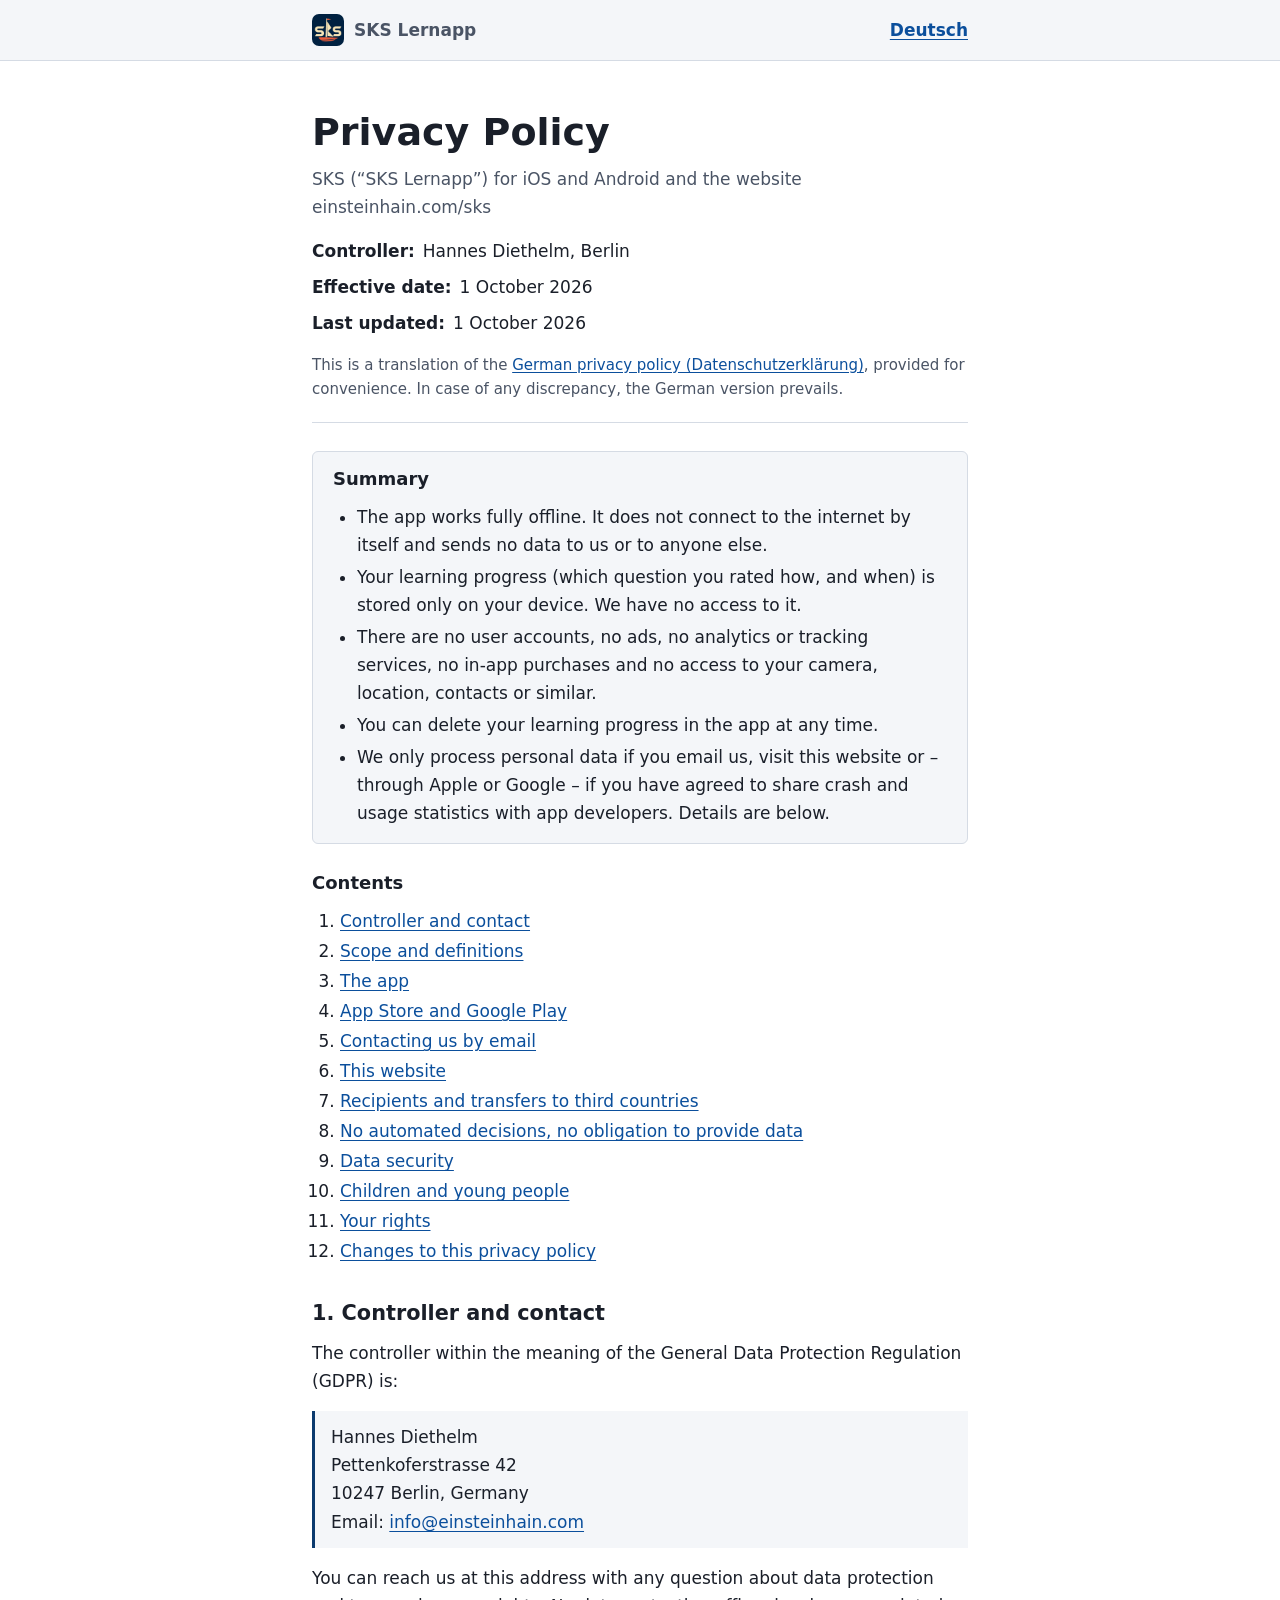
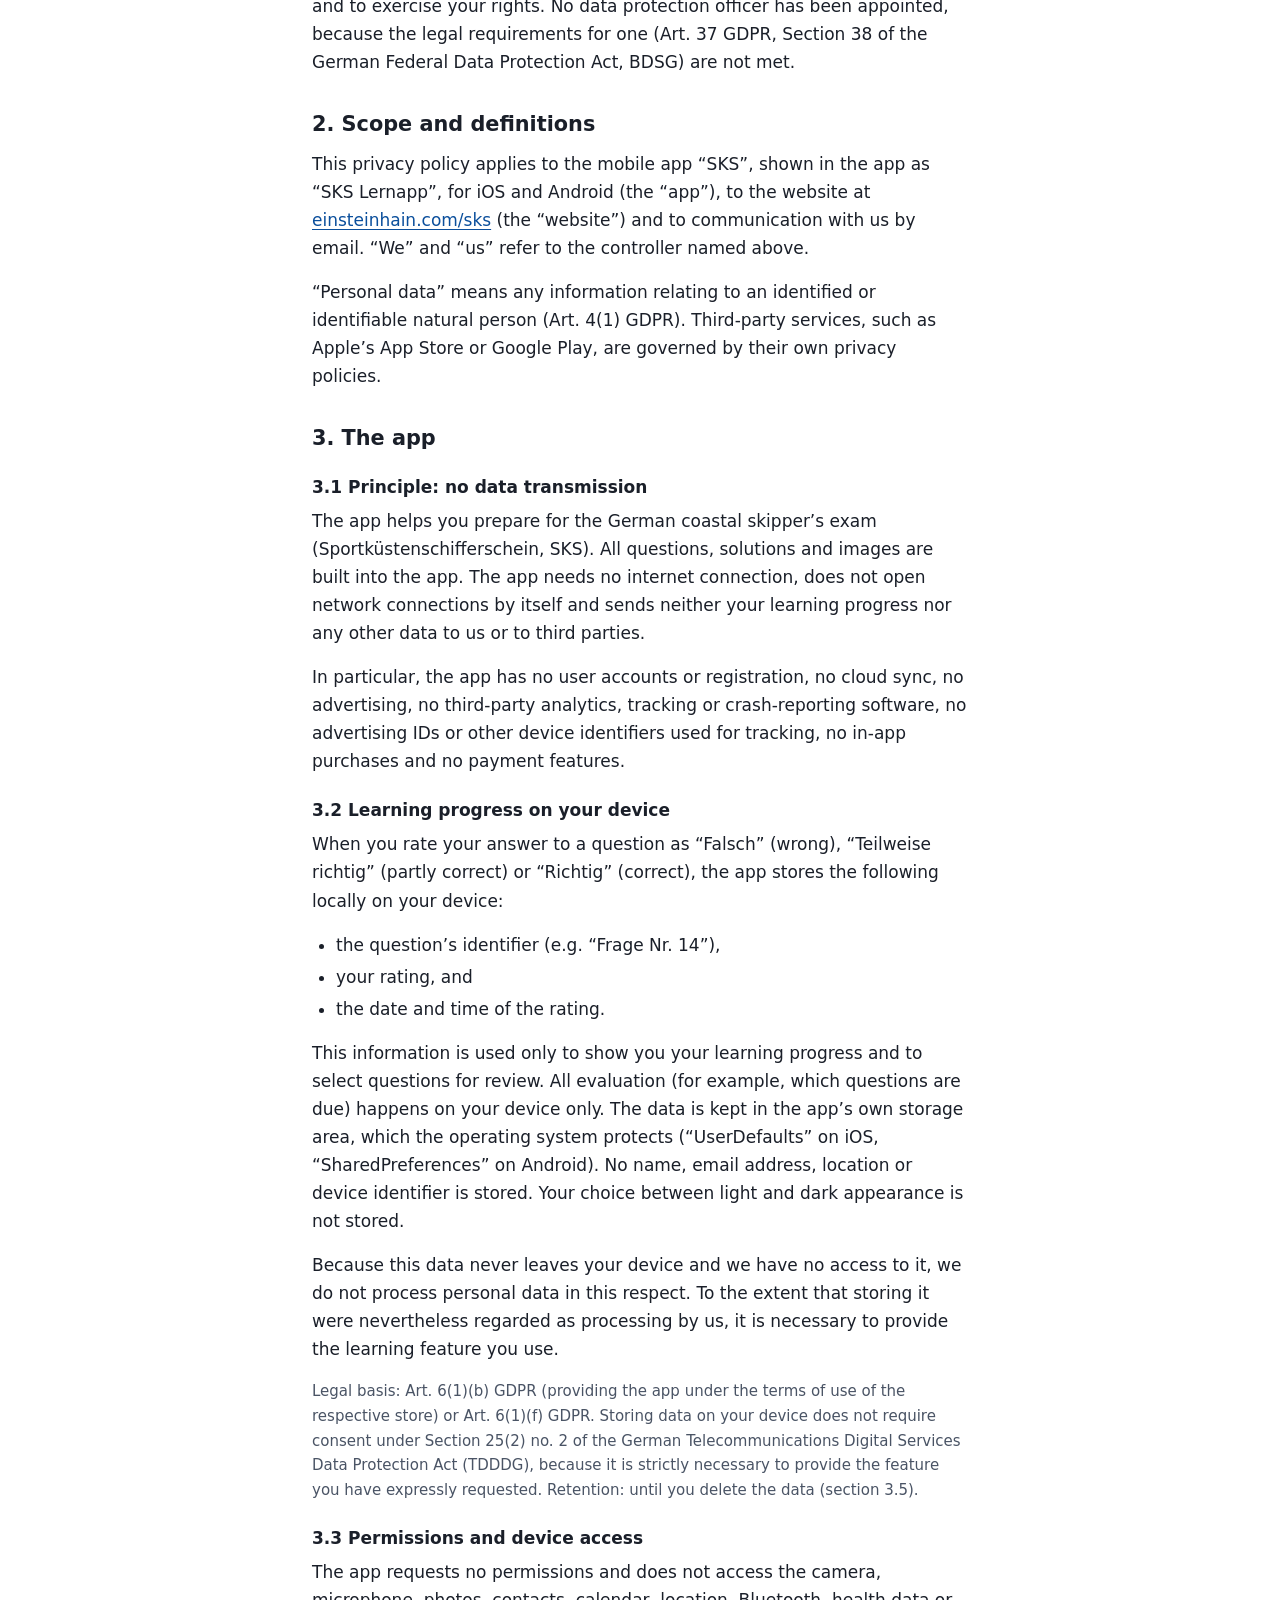
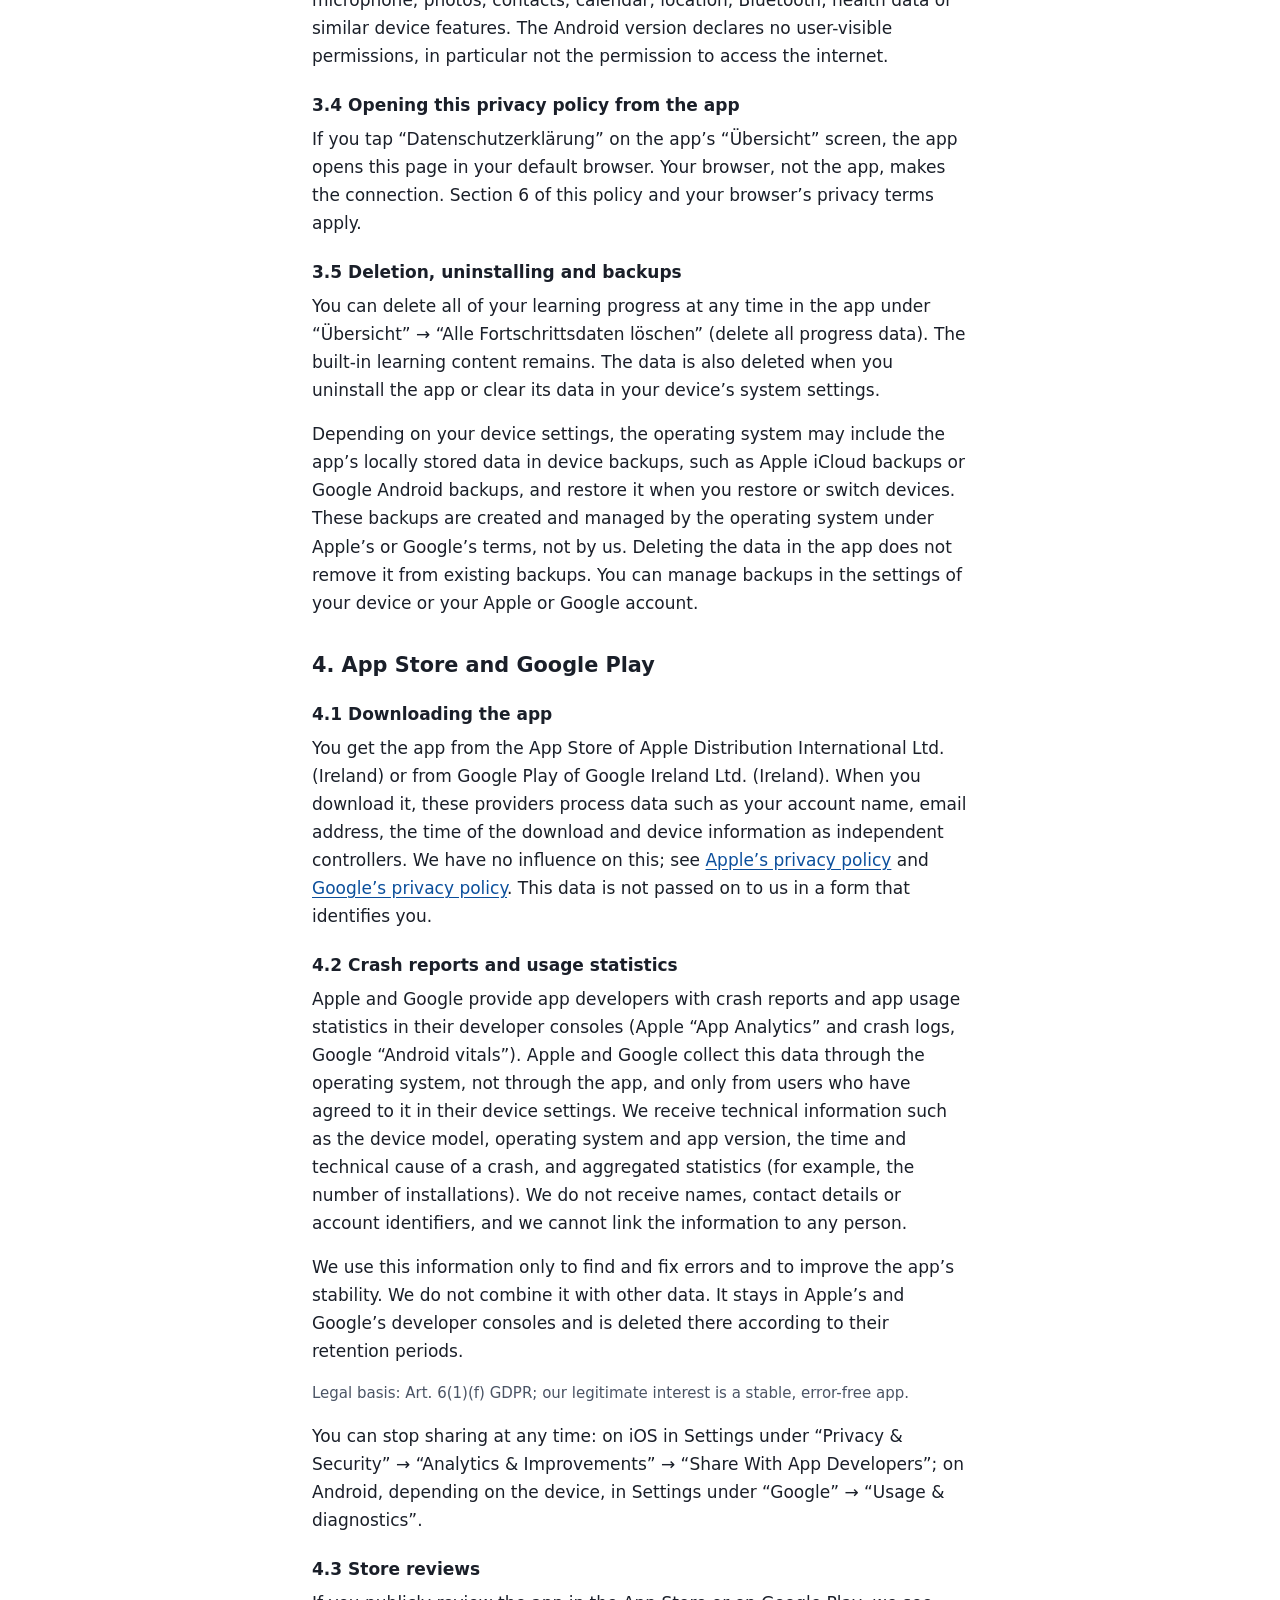
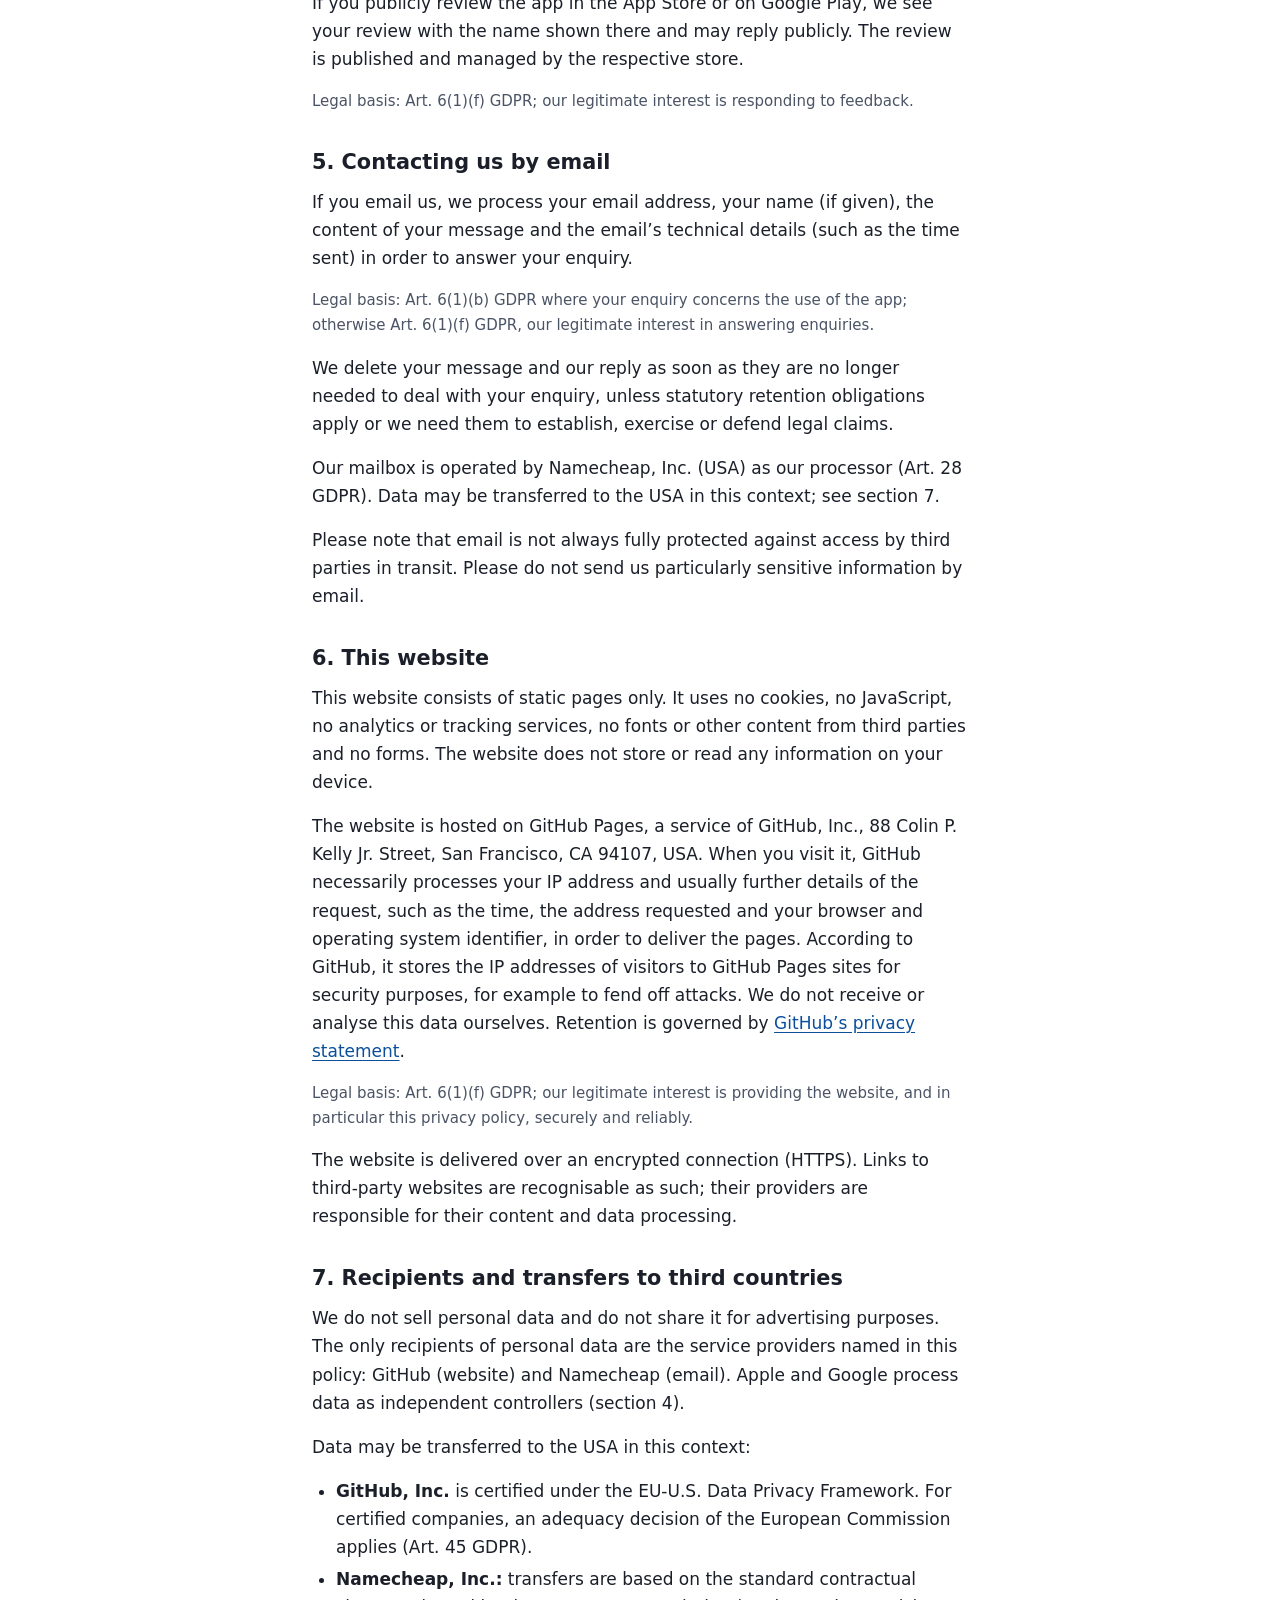
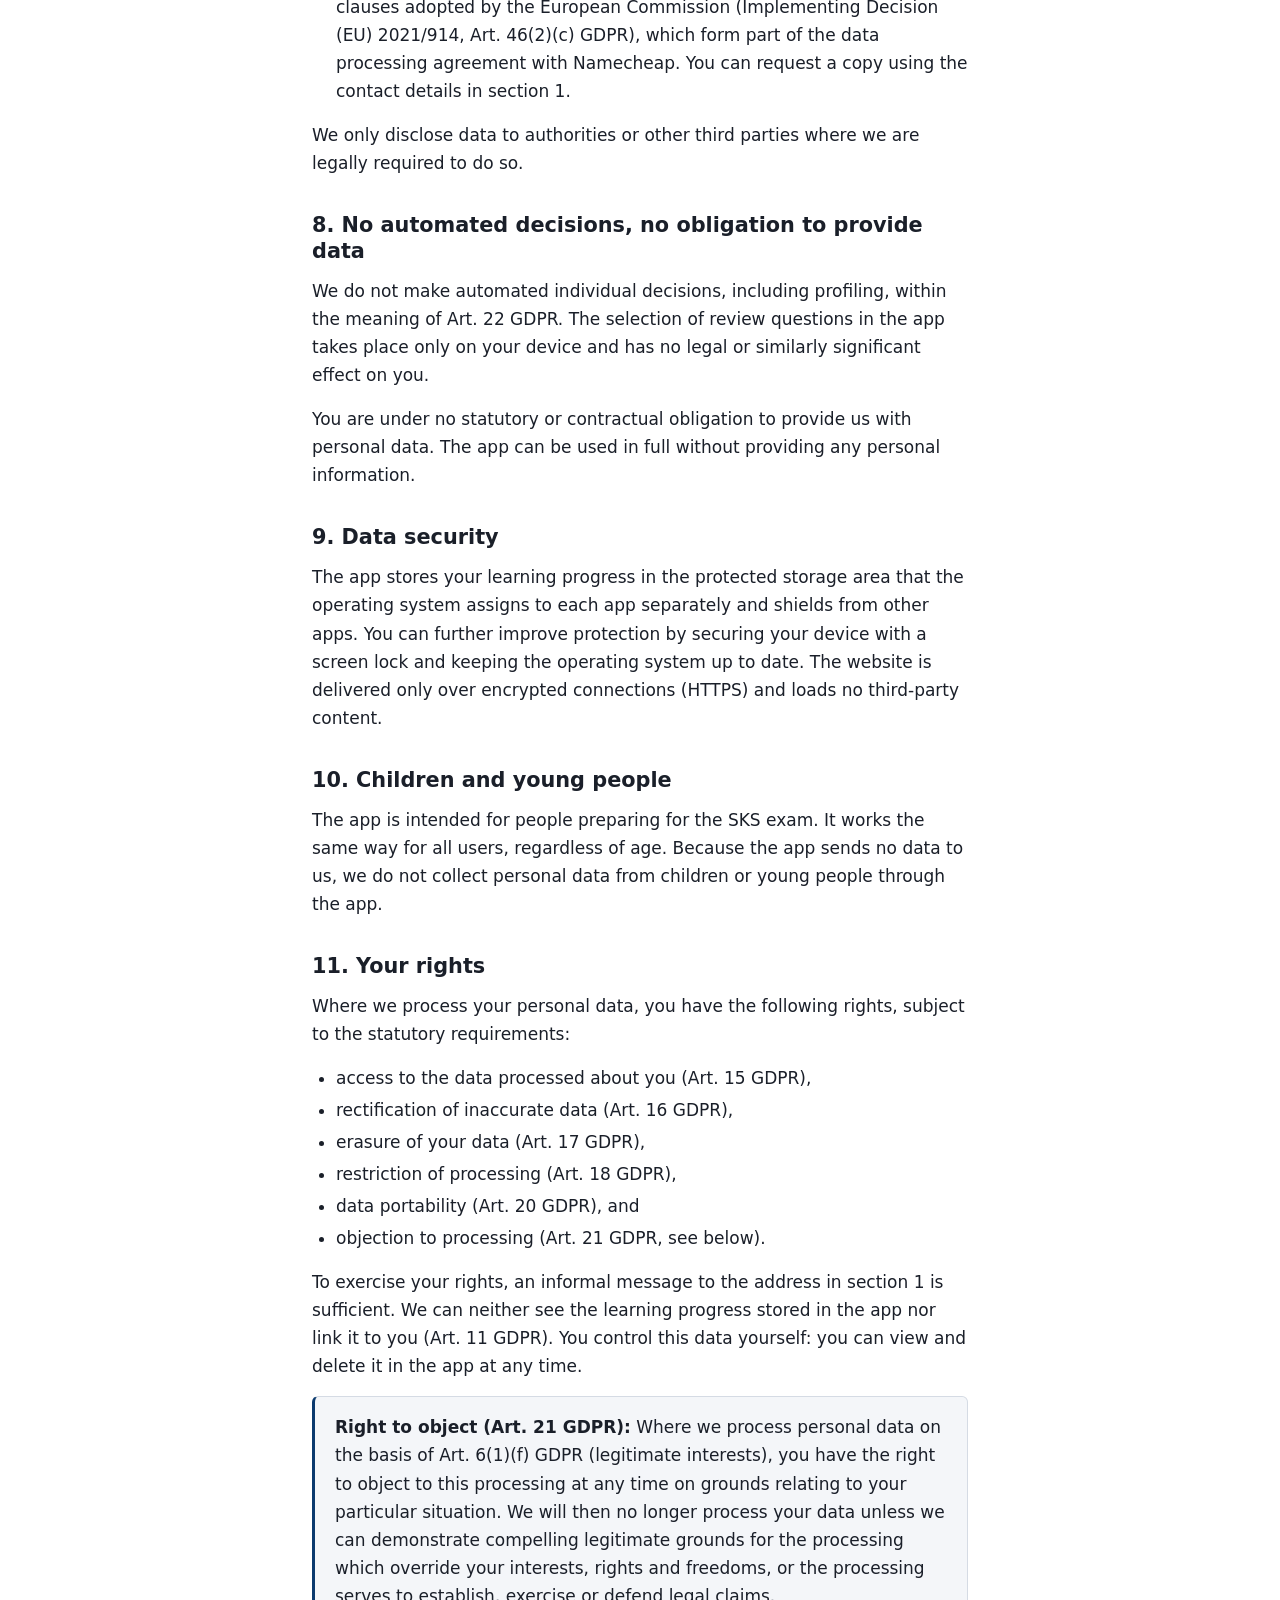
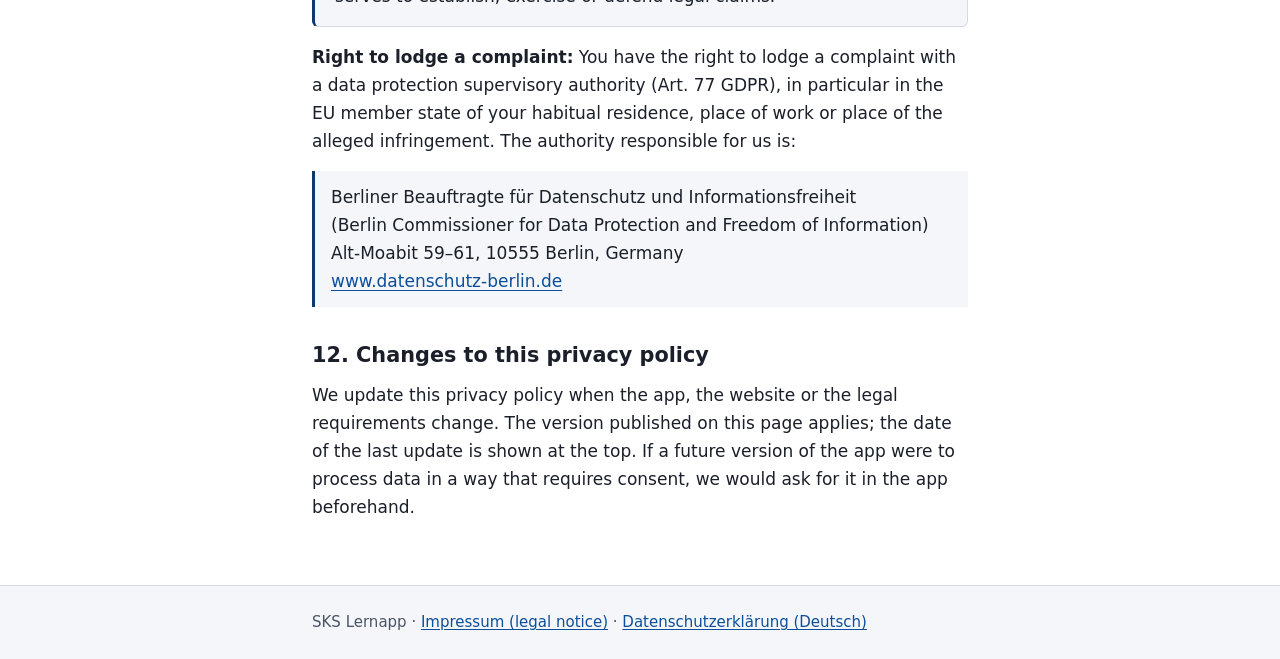
<file: privacy-policy/index.html>
<!doctype html>
<html lang="en">
<head>
  <meta charset="utf-8">
  <meta name="viewport" content="width=device-width, initial-scale=1">
  <meta http-equiv="Content-Security-Policy" content="default-src 'none'; style-src 'self'; img-src 'self'; base-uri 'none'; form-action 'none'">
  <meta name="referrer" content="no-referrer">
  <meta name="color-scheme" content="light dark">
  <title>Privacy Policy – SKS Lernapp</title>
  <meta name="description" content="Privacy Policy for the SKS Lernapp (SKS) for iOS and Android, an offline learning and exam-preparation app that stores learning progress locally on your device.">
  <link rel="canonical" href="https://einsteinhain.com/sks/privacy-policy/">
  <link rel="alternate" hreflang="de" href="https://einsteinhain.com/sks/datenschutz/">
  <link rel="alternate" hreflang="en" href="https://einsteinhain.com/sks/privacy-policy/">
  <link rel="alternate" hreflang="x-default" href="https://einsteinhain.com/sks/datenschutz/">
  <link rel="icon" type="image/png" href="../icons/icon.png">
  <link rel="apple-touch-icon" href="../icons/icon.png">
  <link rel="stylesheet" href="../css/styles.css">
</head>
<body>
  <a class="skip-link" href="#main">Skip to content</a>

  <header class="site-header">
    <div class="container header-row">
      <p class="brand"><img class="brand-logo" src="../icons/icon.png" width="32" height="32" alt=""> <span class="brand-name">SKS Lernapp</span></p>
      <a class="lang-link" href="../datenschutz/" hreflang="de" lang="de">Deutsch</a>
    </div>
  </header>

  <main id="main" class="container">
    <article>
      <header class="doc-header">
        <h1>Privacy Policy</h1>
        <p class="doc-subtitle">SKS (“SKS Lernapp”) for iOS and Android and the website einsteinhain.com/sks</p>
        <dl class="doc-meta">
          <div>
            <dt>Controller</dt>
            <dd>Hannes Diethelm, Berlin</dd>
          </div>
          <div>
            <dt>Effective date</dt>
            <dd><time datetime="2026-10-01">1 October 2026</time></dd>
          </div>
          <div>
            <dt>Last updated</dt>
            <dd><time datetime="2026-10-01">1 October 2026</time></dd>
          </div>
        </dl>
        <p class="doc-note">This is a translation of the <a href="../datenschutz/" hreflang="de" lang="de">German privacy policy (Datenschutzerklärung)</a>, provided for convenience. In case of any discrepancy, the German version prevails.</p>
      </header>

      <section class="summary" aria-labelledby="summary-heading">
        <h2 id="summary-heading">Summary</h2>
        <ul>
          <li>The app works fully offline. It does not connect to the internet by itself and sends no data to us or to anyone else.</li>
          <li>Your learning progress (which question you rated how, and when) is stored only on your device. We have no access to it.</li>
          <li>There are no user accounts, no ads, no analytics or tracking services, no in-app purchases and no access to your camera, location, contacts or similar.</li>
          <li>You can delete your learning progress in the app at any time.</li>
          <li>We only process personal data if you email us, visit this website or – through Apple or Google – if you have agreed to share crash and usage statistics with app developers. Details are below.</li>
        </ul>
      </section>

      <nav class="toc" aria-labelledby="toc-heading">
        <h2 id="toc-heading">Contents</h2>
        <ol>
          <li><a href="#controller">Controller and contact</a></li>
          <li><a href="#scope">Scope and definitions</a></li>
          <li><a href="#app">The app</a></li>
          <li><a href="#stores">App Store and Google Play</a></li>
          <li><a href="#email">Contacting us by email</a></li>
          <li><a href="#website">This website</a></li>
          <li><a href="#transfers">Recipients and transfers to third countries</a></li>
          <li><a href="#decisions">No automated decisions, no obligation to provide data</a></li>
          <li><a href="#security">Data security</a></li>
          <li><a href="#children">Children and young people</a></li>
          <li><a href="#rights">Your rights</a></li>
          <li><a href="#changes">Changes to this privacy policy</a></li>
        </ol>
      </nav>

      <section id="controller" aria-labelledby="controller-heading">
        <h2 id="controller-heading">1. Controller and contact</h2>
        <p>The controller within the meaning of the General Data Protection Regulation (GDPR) is:</p>
        <address>
          Hannes Diethelm<br>
          Pettenkoferstrasse 42<br>
          10247 Berlin, Germany<br>
          Email: <a href="mailto:info@einsteinhain.com">info@einsteinhain.com</a>
        </address>
        <p>You can reach us at this address with any question about data protection and to exercise your rights. No data protection officer has been appointed, because the legal requirements for one (Art. 37 GDPR, Section 38 of the German Federal Data Protection Act, BDSG) are not met.</p>
      </section>

      <section id="scope" aria-labelledby="scope-heading">
        <h2 id="scope-heading">2. Scope and definitions</h2>
        <p>This privacy policy applies to the mobile app “SKS”, shown in the app as “SKS Lernapp”, for iOS and Android (the “app”), to the website at <a href="https://einsteinhain.com/sks/">einsteinhain.com/sks</a> (the “website”) and to communication with us by email. “We” and “us” refer to the controller named above.</p>
        <p>“Personal data” means any information relating to an identified or identifiable natural person (Art. 4(1) GDPR). Third-party services, such as Apple’s App Store or Google Play, are governed by their own privacy policies.</p>
      </section>

      <section id="app" aria-labelledby="app-heading">
        <h2 id="app-heading">3. The app</h2>

        <h3 id="app-principle">3.1 Principle: no data transmission</h3>
        <p>The app helps you prepare for the German coastal skipper’s exam (Sportküstenschifferschein, SKS). All questions, solutions and images are built into the app. The app needs no internet connection, does not open network connections by itself and sends neither your learning progress nor any other data to us or to third parties.</p>
        <p>In particular, the app has no user accounts or registration, no cloud sync, no advertising, no third-party analytics, tracking or crash-reporting software, no advertising IDs or other device identifiers used for tracking, no in-app purchases and no payment features.</p>

        <h3 id="app-progress">3.2 Learning progress on your device</h3>
        <p>When you rate your answer to a question as “Falsch” (wrong), “Teilweise richtig” (partly correct) or “Richtig” (correct), the app stores the following locally on your device:</p>
        <ul>
          <li>the question’s identifier (e.g. “Frage Nr. 14”),</li>
          <li>your rating, and</li>
          <li>the date and time of the rating.</li>
        </ul>
        <p>This information is used only to show you your learning progress and to select questions for review. All evaluation (for example, which questions are due) happens on your device only. The data is kept in the app’s own storage area, which the operating system protects (“UserDefaults” on iOS, “SharedPreferences” on Android). No name, email address, location or device identifier is stored. Your choice between light and dark appearance is not stored.</p>
        <p>Because this data never leaves your device and we have no access to it, we do not process personal data in this respect. To the extent that storing it were nevertheless regarded as processing by us, it is necessary to provide the learning feature you use.</p>
        <p class="legal-basis">Legal basis: Art. 6(1)(b) GDPR (providing the app under the terms of use of the respective store) or Art. 6(1)(f) GDPR. Storing data on your device does not require consent under Section 25(2) no. 2 of the German Telecommunications Digital Services Data Protection Act (TDDDG), because it is strictly necessary to provide the feature you have expressly requested. Retention: until you delete the data (section 3.5).</p>

        <h3 id="app-permissions">3.3 Permissions and device access</h3>
        <p>The app requests no permissions and does not access the camera, microphone, photos, contacts, calendar, location, Bluetooth, health data or similar device features. The Android version declares no user-visible permissions, in particular not the permission to access the internet.</p>

        <h3 id="app-link">3.4 Opening this privacy policy from the app</h3>
        <p>If you tap “Datenschutzerklärung” on the app’s “Übersicht” screen, the app opens this page in your default browser. Your browser, not the app, makes the connection. Section 6 of this policy and your browser’s privacy terms apply.</p>

        <h3 id="app-deletion">3.5 Deletion, uninstalling and backups</h3>
        <p>You can delete all of your learning progress at any time in the app under “Übersicht” → “Alle Fortschrittsdaten löschen” (delete all progress data). The built-in learning content remains. The data is also deleted when you uninstall the app or clear its data in your device’s system settings.</p>
        <p>Depending on your device settings, the operating system may include the app’s locally stored data in device backups, such as Apple iCloud backups or Google Android backups, and restore it when you restore or switch devices. These backups are created and managed by the operating system under Apple’s or Google’s terms, not by us. Deleting the data in the app does not remove it from existing backups. You can manage backups in the settings of your device or your Apple or Google account.</p>
      </section>

      <section id="stores" aria-labelledby="stores-heading">
        <h2 id="stores-heading">4. App Store and Google Play</h2>

        <h3 id="stores-download">4.1 Downloading the app</h3>
        <p>You get the app from the App Store of Apple Distribution International Ltd. (Ireland) or from Google Play of Google Ireland Ltd. (Ireland). When you download it, these providers process data such as your account name, email address, the time of the download and device information as independent controllers. We have no influence on this; see <a href="https://www.apple.com/legal/privacy/">Apple’s privacy policy</a> and <a href="https://policies.google.com/privacy">Google’s privacy policy</a>. This data is not passed on to us in a form that identifies you.</p>

        <h3 id="stores-statistics">4.2 Crash reports and usage statistics</h3>
        <p>Apple and Google provide app developers with crash reports and app usage statistics in their developer consoles (Apple “App Analytics” and crash logs, Google “Android vitals”). Apple and Google collect this data through the operating system, not through the app, and only from users who have agreed to it in their device settings. We receive technical information such as the device model, operating system and app version, the time and technical cause of a crash, and aggregated statistics (for example, the number of installations). We do not receive names, contact details or account identifiers, and we cannot link the information to any person.</p>
        <p>We use this information only to find and fix errors and to improve the app’s stability. We do not combine it with other data. It stays in Apple’s and Google’s developer consoles and is deleted there according to their retention periods.</p>
        <p class="legal-basis">Legal basis: Art. 6(1)(f) GDPR; our legitimate interest is a stable, error-free app.</p>
        <p>You can stop sharing at any time: on iOS in Settings under “Privacy &amp; Security” → “Analytics &amp; Improvements” → “Share With App Developers”; on Android, depending on the device, in Settings under “Google” → “Usage &amp; diagnostics”.</p>

        <h3 id="stores-reviews">4.3 Store reviews</h3>
        <p>If you publicly review the app in the App Store or on Google Play, we see your review with the name shown there and may reply publicly. The review is published and managed by the respective store.</p>
        <p class="legal-basis">Legal basis: Art. 6(1)(f) GDPR; our legitimate interest is responding to feedback.</p>
      </section>

      <section id="email" aria-labelledby="email-heading">
        <h2 id="email-heading">5. Contacting us by email</h2>
        <p>If you email us, we process your email address, your name (if given), the content of your message and the email’s technical details (such as the time sent) in order to answer your enquiry.</p>
        <p class="legal-basis">Legal basis: Art. 6(1)(b) GDPR where your enquiry concerns the use of the app; otherwise Art. 6(1)(f) GDPR, our legitimate interest in answering enquiries.</p>
        <p>We delete your message and our reply as soon as they are no longer needed to deal with your enquiry, unless statutory retention obligations apply or we need them to establish, exercise or defend legal claims.</p>
        <p>Our mailbox is operated by Namecheap, Inc. (USA) as our processor (Art. 28 GDPR). Data may be transferred to the USA in this context; see section 7.</p>
        <p>Please note that email is not always fully protected against access by third parties in transit. Please do not send us particularly sensitive information by email.</p>
      </section>

      <section id="website" aria-labelledby="website-heading">
        <h2 id="website-heading">6. This website</h2>
        <p>This website consists of static pages only. It uses no cookies, no JavaScript, no analytics or tracking services, no fonts or other content from third parties and no forms. The website does not store or read any information on your device.</p>
        <p>The website is hosted on GitHub Pages, a service of GitHub, Inc., 88 Colin P. Kelly Jr. Street, San Francisco, CA 94107, USA. When you visit it, GitHub necessarily processes your IP address and usually further details of the request, such as the time, the address requested and your browser and operating system identifier, in order to deliver the pages. According to GitHub, it stores the IP addresses of visitors to GitHub Pages sites for security purposes, for example to fend off attacks. We do not receive or analyse this data ourselves. Retention is governed by <a href="https://docs.github.com/en/site-policy/privacy-policies/github-general-privacy-statement">GitHub’s privacy statement</a>.</p>
        <p class="legal-basis">Legal basis: Art. 6(1)(f) GDPR; our legitimate interest is providing the website, and in particular this privacy policy, securely and reliably.</p>
        <p>The website is delivered over an encrypted connection (HTTPS). Links to third-party websites are recognisable as such; their providers are responsible for their content and data processing.</p>
      </section>

      <section id="transfers" aria-labelledby="transfers-heading">
        <h2 id="transfers-heading">7. Recipients and transfers to third countries</h2>
        <p>We do not sell personal data and do not share it for advertising purposes. The only recipients of personal data are the service providers named in this policy: GitHub (website) and Namecheap (email). Apple and Google process data as independent controllers (section 4).</p>
        <p>Data may be transferred to the USA in this context:</p>
        <ul>
          <li><strong>GitHub, Inc.</strong> is certified under the EU-U.S. Data Privacy Framework. For certified companies, an adequacy decision of the European Commission applies (Art. 45 GDPR).</li>
          <li><strong>Namecheap, Inc.:</strong> transfers are based on the standard contractual clauses adopted by the European Commission (Implementing Decision (EU) 2021/914, Art. 46(2)(c) GDPR), which form part of the data processing agreement with Namecheap. You can request a copy using the contact details in section 1.</li>
        </ul>
        <p>We only disclose data to authorities or other third parties where we are legally required to do so.</p>
      </section>

      <section id="decisions" aria-labelledby="decisions-heading">
        <h2 id="decisions-heading">8. No automated decisions, no obligation to provide data</h2>
        <p>We do not make automated individual decisions, including profiling, within the meaning of Art. 22 GDPR. The selection of review questions in the app takes place only on your device and has no legal or similarly significant effect on you.</p>
        <p>You are under no statutory or contractual obligation to provide us with personal data. The app can be used in full without providing any personal information.</p>
      </section>

      <section id="security" aria-labelledby="security-heading">
        <h2 id="security-heading">9. Data security</h2>
        <p>The app stores your learning progress in the protected storage area that the operating system assigns to each app separately and shields from other apps. You can further improve protection by securing your device with a screen lock and keeping the operating system up to date. The website is delivered only over encrypted connections (HTTPS) and loads no third-party content.</p>
      </section>

      <section id="children" aria-labelledby="children-heading">
        <h2 id="children-heading">10. Children and young people</h2>
        <p>The app is intended for people preparing for the SKS exam. It works the same way for all users, regardless of age. Because the app sends no data to us, we do not collect personal data from children or young people through the app.</p>
      </section>

      <section id="rights" aria-labelledby="rights-heading">
        <h2 id="rights-heading">11. Your rights</h2>
        <p>Where we process your personal data, you have the following rights, subject to the statutory requirements:</p>
        <ul>
          <li>access to the data processed about you (Art. 15 GDPR),</li>
          <li>rectification of inaccurate data (Art. 16 GDPR),</li>
          <li>erasure of your data (Art. 17 GDPR),</li>
          <li>restriction of processing (Art. 18 GDPR),</li>
          <li>data portability (Art. 20 GDPR), and</li>
          <li>objection to processing (Art. 21 GDPR, see below).</li>
        </ul>
        <p>To exercise your rights, an informal message to the address in section 1 is sufficient. We can neither see the learning progress stored in the app nor link it to you (Art. 11 GDPR). You control this data yourself: you can view and delete it in the app at any time.</p>

        <div class="notice">
          <p><strong>Right to object (Art. 21 GDPR):</strong> Where we process personal data on the basis of Art. 6(1)(f) GDPR (legitimate interests), you have the right to object to this processing at any time on grounds relating to your particular situation. We will then no longer process your data unless we can demonstrate compelling legitimate grounds for the processing which override your interests, rights and freedoms, or the processing serves to establish, exercise or defend legal claims.</p>
        </div>

        <p><strong>Right to lodge a complaint:</strong> You have the right to lodge a complaint with a data protection supervisory authority (Art. 77 GDPR), in particular in the EU member state of your habitual residence, place of work or place of the alleged infringement. The authority responsible for us is:</p>
        <address>
          Berliner Beauftragte für Datenschutz und Informationsfreiheit<br>
          (Berlin Commissioner for Data Protection and Freedom of Information)<br>
          Alt-Moabit 59–61, 10555 Berlin, Germany<br>
          <a href="https://www.datenschutz-berlin.de/" hreflang="de">www.datenschutz-berlin.de</a>
        </address>
      </section>

      <section id="changes" aria-labelledby="changes-heading">
        <h2 id="changes-heading">12. Changes to this privacy policy</h2>
        <p>We update this privacy policy when the app, the website or the legal requirements change. The version published on this page applies; the date of the last update is shown at the top. If a future version of the app were to process data in a way that requires consent, we would ask for it in the app beforehand.</p>
      </section>
    </article>
  </main>

  <footer class="site-footer">
    <div class="container">
      <p>SKS Lernapp · <a href="../impressum/" hreflang="de" lang="de">Impressum (legal notice)</a> · <a href="../datenschutz/" hreflang="de" lang="de">Datenschutzerklärung (Deutsch)</a></p>
    </div>
  </footer>
</body>
</html>
</file>
<file: css/styles.css>
/* SKS privacy-policy site: system fonts only, no external resources. */

:root {
  --bg: #ffffff;
  --surface: #f4f6f9;
  --text: #1a1f29;
  --muted: #4a5465;
  --border: #d5dbe4;
  --accent: #0b3a6e;
  --accent-contrast: #ffffff;
  --link: #0b4f9c;
  --focus: #b35c00;
  --placeholder-bg: #fff1a8;
  --placeholder-text: #3d3100;
  color-scheme: light dark;
}

@media (prefers-color-scheme: dark) {
  :root {
    --bg: #11151c;
    --surface: #1a2029;
    --text: #e6e9ef;
    --muted: #a9b2c1;
    --border: #2e3744;
    --accent: #8fbef2;
    --accent-contrast: #0b1522;
    --link: #9cc8ff;
    --focus: #ffb35c;
    --placeholder-bg: #5a4a00;
    --placeholder-text: #fff6c4;
  }
}

*,
*::before,
*::after {
  box-sizing: border-box;
}

html {
  -webkit-text-size-adjust: 100%;
  text-size-adjust: 100%;
}

body {
  margin: 0;
  background: var(--bg);
  color: var(--text);
  font-family: system-ui, -apple-system, "Segoe UI", Roboto, "Helvetica Neue", Arial, sans-serif;
  font-size: 1.0625rem;
  line-height: 1.65;
  overflow-wrap: break-word;
}

.container {
  width: 100%;
  max-width: 44rem;
  margin: 0 auto;
  padding: 0 1rem;
}

/* Skip link */
.skip-link {
  position: absolute;
  left: 1rem;
  top: -3rem;
  padding: 0.5rem 0.75rem;
  background: var(--accent);
  color: var(--accent-contrast);
  border-radius: 0.25rem;
  z-index: 10;
}

.skip-link:focus {
  top: 0.5rem;
}

/* Header */
.site-header {
  border-bottom: 1px solid var(--border);
  background: var(--surface);
}

.header-row {
  display: flex;
  align-items: center;
  justify-content: space-between;
  gap: 1rem;
}

.lang-link {
  font-weight: 600;
  padding: 0.5rem 0;
}

.doc-note {
  margin: 1rem 0 0;
  color: var(--muted);
  font-size: 0.9375rem;
}

.brand {
  margin: 0;
  padding: 0.875rem 0;
  display: flex;
  align-items: center;
  gap: 0.625rem;
  font-weight: 600;
}

.brand-logo {
  display: block;
  width: 32px;
  height: 32px;
  border-radius: 7px;
}

.brand-name {
  color: var(--muted);
}

/* Document (main.container so .container's padding reset doesn't override it) */
main.container {
  padding-top: 2rem;
  padding-bottom: 3rem;
}

h1,
h2 {
  line-height: 1.25;
  color: var(--text);
}

h1 {
  font-size: 2rem;
  margin: 0 0 0.5rem;
}

h2 {
  font-size: 1.3rem;
  margin: 2.25rem 0 0.75rem;
  scroll-margin-top: 1rem;
}

h3 {
  font-size: 1.0625rem;
  line-height: 1.35;
  margin: 1.5rem 0 0.5rem;
  scroll-margin-top: 1rem;
}

/* Summary box, table of contents and highlighted notices */
.summary,
.notice {
  margin: 1.75rem 0 0;
  padding: 1rem 1.25rem;
  background: var(--surface);
  border: 1px solid var(--border);
  border-radius: 0.375rem;
}

.notice {
  margin: 1rem 0;
  border-left: 3px solid var(--accent);
}

.summary h2 {
  margin-top: 0;
  font-size: 1.125rem;
}

.summary ul,
.notice p:last-child {
  margin-bottom: 0;
}

.toc {
  margin: 1.75rem 0 0;
}

.toc h2 {
  margin-top: 0;
  font-size: 1.125rem;
}

.toc ol {
  margin: 0;
  padding-left: 1.75rem;
}

.toc li + li {
  margin-top: 0.125rem;
}

.legal-basis {
  color: var(--muted);
  font-size: 0.9375rem;
}

p,
ul,
ol,
address {
  margin: 0 0 1rem;
}

ul,
ol {
  padding-left: 1.5rem;
}

li + li {
  margin-top: 0.25rem;
}

address {
  font-style: normal;
  padding: 0.75rem 1rem;
  border-left: 3px solid var(--accent);
  background: var(--surface);
}

a {
  color: var(--link);
  text-underline-offset: 0.15em;
}

a:focus-visible {
  outline: 3px solid var(--focus);
  outline-offset: 2px;
  border-radius: 2px;
}

.doc-header {
  padding-bottom: 1.25rem;
  border-bottom: 1px solid var(--border);
}

.doc-subtitle {
  color: var(--muted);
}

.doc-meta {
  display: grid;
  gap: 0.5rem;
  margin: 1rem 0 0;
}

.doc-meta div {
  display: flex;
  flex-wrap: wrap;
  gap: 0 0.5rem;
}

.doc-meta dt {
  font-weight: 600;
}

.doc-meta dt::after {
  content: ":";
}

.doc-meta dd {
  margin: 0;
}

/* Placeholders that must be replaced before publication */
mark.placeholder {
  background: var(--placeholder-bg);
  color: var(--placeholder-text);
  padding: 0 0.25em;
  border-radius: 0.2em;
  font-weight: 600;
}

/* Footer */
.site-footer {
  border-top: 1px solid var(--border);
  background: var(--surface);
  color: var(--muted);
  font-size: 0.9375rem;
  padding: 1.25rem 0;
}

.site-footer p {
  margin: 0.25rem 0;
}

/* Landing page */
.landing-icon {
  display: block;
  width: 96px;
  height: 96px;
  margin-bottom: 1rem;
  border-radius: 22px;
}

.link-list {
  list-style: none;
  margin: 1.5rem 0 0;
  padding: 0;
}

.link-list li {
  padding: 1rem 1.25rem;
  background: var(--surface);
  border: 1px solid var(--border);
  border-radius: 0.375rem;
}

.link-list li + li {
  margin-top: 0.75rem;
}

.link-list a {
  display: block;
  font-size: 1.125rem;
  font-weight: 600;
}

.link-list span {
  color: var(--muted);
  font-size: 0.9375rem;
}

/* Larger screens */
@media (min-width: 40rem) {
  .container {
    padding: 0 1.5rem;
  }

  h1 {
    font-size: 2.375rem;
  }

  main.container {
    padding-top: 3rem;
  }
}

@media print {
  .site-header,
  .skip-link {
    display: none;
  }

  body {
    font-size: 11pt;
    color: #000;
    background: #fff;
  }
}
</file>
